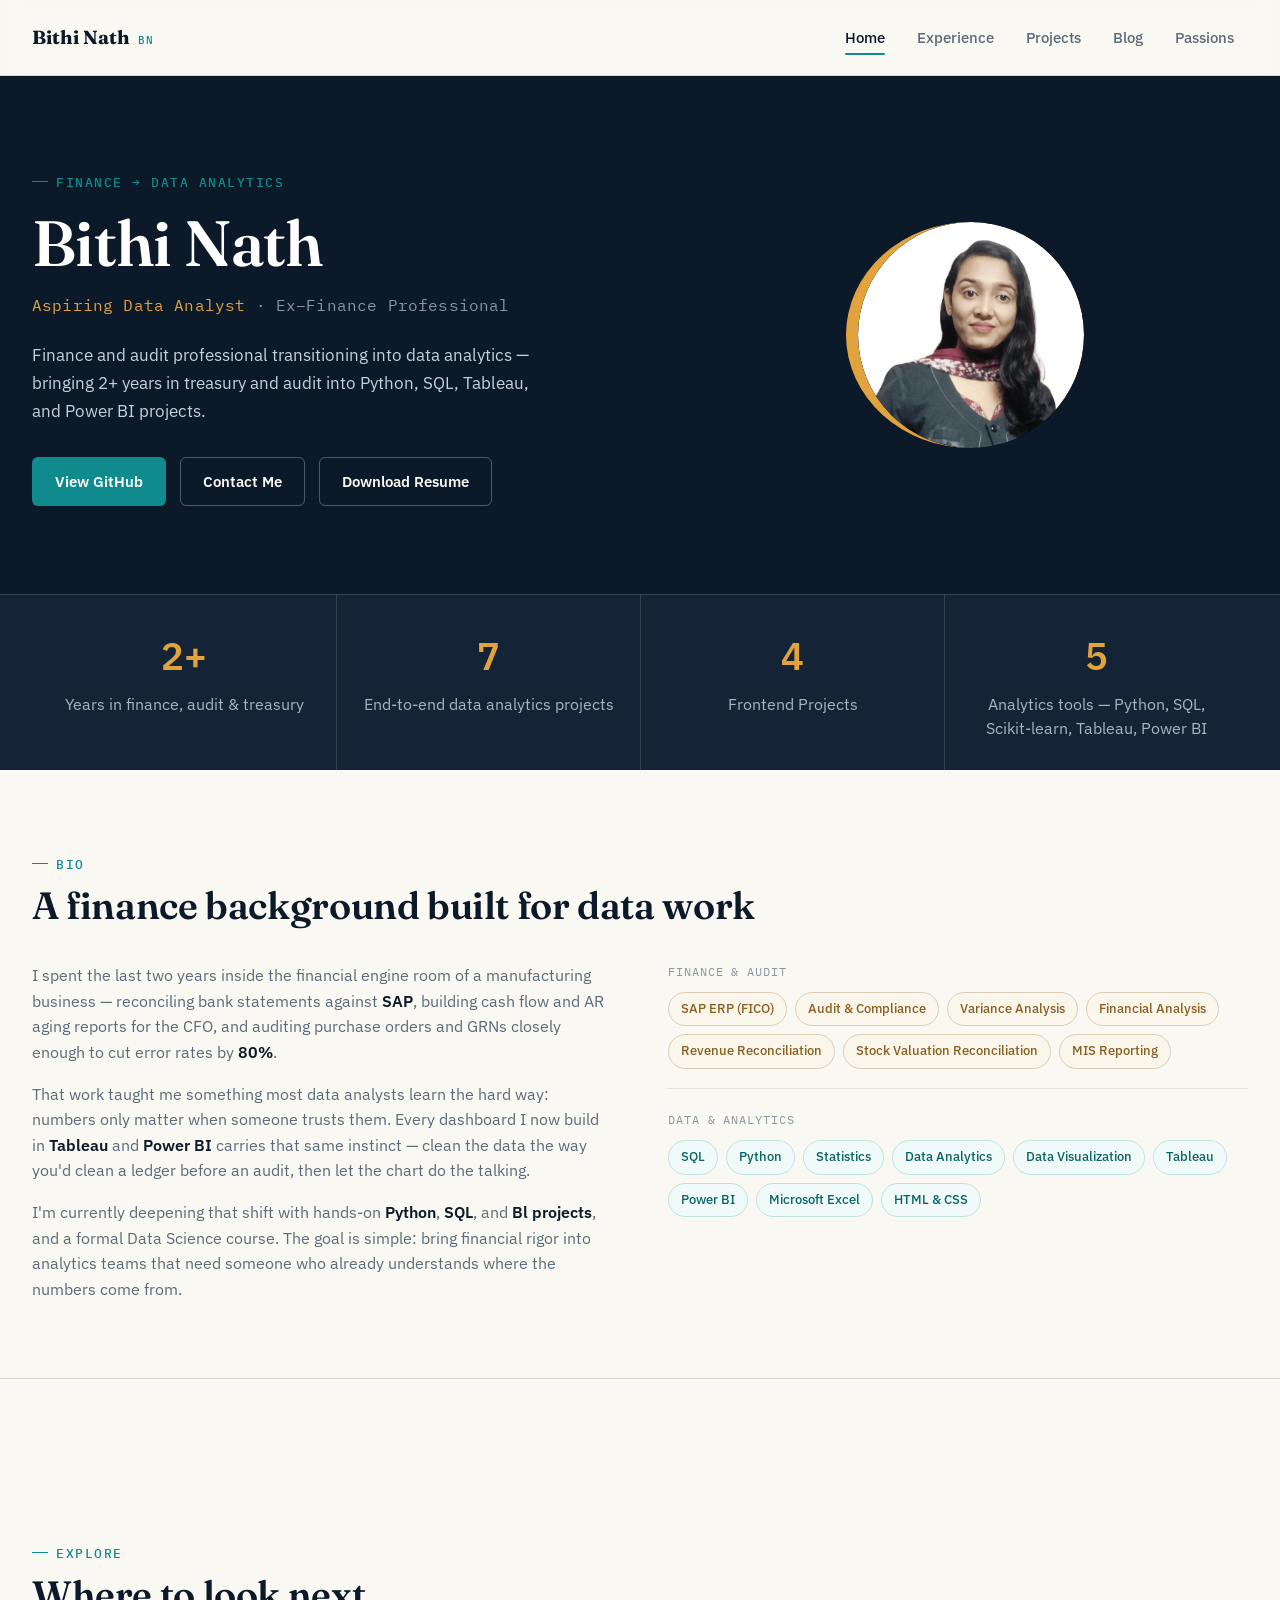
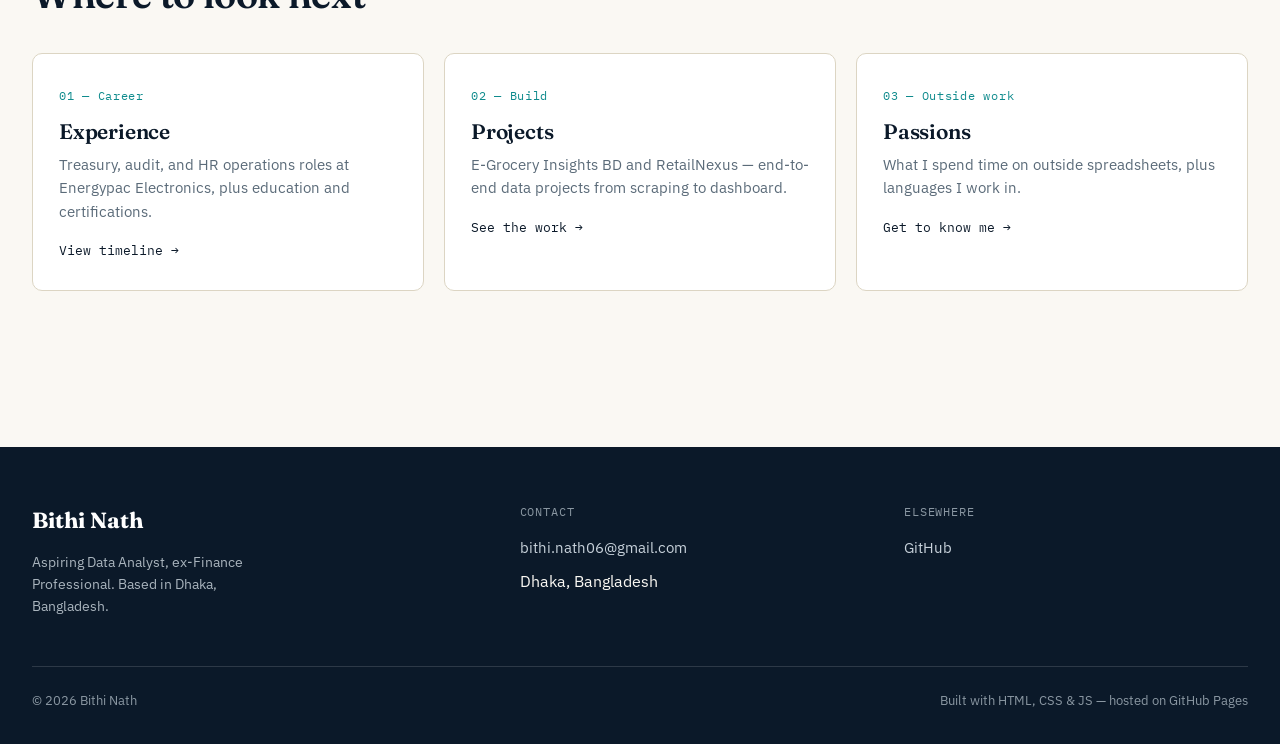
<file: index.html>
<!doctype html>
<html lang="en">
  <head>
    <meta charset="UTF-8" />
    <meta name="viewport" content="width=device-width, initial-scale=1.0" />
    <title>Bithi Nath — Aspiring Data Analyst &amp; Finance Professional</title>
    <meta
      name="description"
      content="Portfolio of Bithi Nath — finance and audit professional transitioning into data analytics, with hands-on Python, SQL, Tableau and Power BI projects."
    />
    <link rel="icon" href="assets/favicon.svg" type="image/svg+xml" />
    <link rel="stylesheet" href="css/style.css" />
  </head>
  <body>
    <header class="site-header">
      <nav class="nav">
        <a href="index.html" class="nav-brand">Bithi Nath <span>BN</span></a>
        <button
          class="nav-toggle"
          aria-label="Toggle navigation"
          aria-expanded="false"
        >
          <span></span><span></span><span></span>
        </button>
        <div class="nav-links">
          <a href="index.html" class="active">Home</a>
          <a href="experience.html">Experience</a>
          <a href="projects.html">Projects</a>
          <a href="blog.html">Blog</a>
          <a href="passions.html">Passions</a>
        </div>
      </nav>
    </header>

    <main>
      <!-- ============ HERO ============ -->
      <section class="hero">
        <div class="container">
          <div class="hero-copy">
            <span class="eyebrow">Finance → Data Analytics</span>
            <h1 class="hero-name">Bithi Nath</h1>
            <p class="hero-role">
              Aspiring Data Analyst <span>· Ex&#8211;Finance Professional</span>
            </p>
            <p class="hero-tagline">
              Finance and audit professional transitioning into data analytics —
              bringing 2+ years in treasury and audit into Python, SQL, Tableau,
              and Power BI projects.
            </p>
            <div class="hero-actions">
              <a href="https://github.com/bithiNath" class="btn btn-primary"
                >View GitHub</a
              >
              <a href="mailto:bithi.nath06@gmail.com" class="btn btn-ghost"
                >Contact Me</a
              >
              <a href="Bithi_Nath_Resume.pdf" download class="btn btn-ghost"
                >Download Resume</a
              >
            </div>
          </div>

          <div class="hero-photo">
            <div class="hero-photo-frame">
              <img src="assets/profile.jpg" alt="Portrait of Bithi Nath" />
            </div>
          </div>
        </div>
      </section>

      <!-- ============ STATS ============ -->
      <section class="stats">
        <div class="container">
          <div class="stat">
            <div class="stat-value">2+</div>
            <div class="stat-label">Years in finance, audit &amp; treasury</div>
          </div>
          <div class="stat">
            <div class="stat-value">7</div>
            <div class="stat-label">End-to-end data analytics projects</div>
          </div>
          <div class="stat">
            <div class="stat-value">4</div>
            <div class="stat-label">Frontend Projects</div>
          </div>
          <div class="stat">
            <div class="stat-value">5</div>
            <div class="stat-label">
              Analytics tools — Python, SQL, Scikit-learn, Tableau, Power BI
            </div>
          </div>
        </div>
      </section>

      <!-- ============ BIO ============ -->
      <section class="section" id="bio">
        <div class="container">
          <span class="eyebrow">Bio</span>
          <h2 class="section-title">
            A finance background built for data work
          </h2>

          <div class="about-grid">
            <div class="about-text reveal">
              <p>
                I spent the last two years inside the financial engine room of a
                manufacturing business — reconciling bank statements against
                <strong>SAP</strong>, building cash flow and AR aging reports
                for the CFO, and auditing purchase orders and GRNs closely
                enough to cut error rates by <strong>80%</strong>.
              </p>
              <p>
                That work taught me something most data analysts learn the hard
                way: numbers only matter when someone trusts them. Every
                dashboard I now build in <strong>Tableau</strong> and
                <strong>Power BI</strong> carries that same instinct — clean the
                data the way you'd clean a ledger before an audit, then let the
                chart do the talking.
              </p>
              <p>
                I'm currently deepening that shift with hands-on
                <strong>Python</strong>, <strong>SQL</strong>, and
                <strong>Bl projects</strong>, and a formal Data Science course.
                The goal is simple: bring financial rigor into analytics teams
                that need someone who already understands where the numbers come
                from.
              </p>
            </div>

            <div class="reveal">
              <div class="skill-group">
                <span class="skill-group-label">Finance &amp; Audit</span>
                <div class="tag-list">
                  <span class="tag tag--finance">SAP ERP (FICO)</span>
                  <span class="tag tag--finance">Audit &amp; Compliance</span>
                  <span class="tag tag--finance">Variance Analysis</span>
                  <span class="tag tag--finance">Financial Analysis</span>
                  <span class="tag tag--finance">Revenue Reconciliation</span>
                  <span class="tag tag--finance"
                    >Stock Valuation Reconciliation</span
                  >
                  <span class="tag tag--finance">MIS Reporting</span>
                </div>
              </div>
              <div class="skill-group">
                <span class="skill-group-label">Data &amp; Analytics</span>
                <div class="tag-list">
                  <span class="tag tag--data">SQL</span>
                  <span class="tag tag--data">Python</span>
                  <span class="tag tag--data">Statistics</span>
                  <span class="tag tag--data">Data Analytics</span>
                  <span class="tag tag--data">Data Visualization</span>
                  <span class="tag tag--data">Tableau</span>
                  <span class="tag tag--data">Power BI</span>
                  <span class="tag tag--data">Microsoft Excel</span>
                  <span class="tag tag--data">HTML &amp; CSS</span>
                </div>
              </div>
            </div>
          </div>
        </div>
      </section>

      <!-- ============ QUICK NAV CARDS ============ -->
      <section class="section section--tight">
        <div class="container">
          <span class="eyebrow">Explore</span>
          <h2 class="section-title">Where to look next</h2>

          <div class="card-grid">
            <a href="experience.html" class="nav-card reveal">
              <span class="nav-card-index">01 — Career</span>
              <h3>Experience</h3>
              <p>
                Treasury, audit, and HR operations roles at Energypac
                Electronics, plus education and certifications.
              </p>
              <span class="nav-card-arrow">View timeline →</span>
            </a>
            <a href="projects.html" class="nav-card reveal">
              <span class="nav-card-index">02 — Build</span>
              <h3>Projects</h3>
              <p>
                E-Grocery Insights BD and RetailNexus — end-to-end data projects
                from scraping to dashboard.
              </p>
              <span class="nav-card-arrow">See the work →</span>
            </a>
            <a href="passions.html" class="nav-card reveal">
              <span class="nav-card-index">03 — Outside work</span>
              <h3>Passions</h3>
              <p>
                What I spend time on outside spreadsheets, plus languages I work
                in.
              </p>
              <span class="nav-card-arrow">Get to know me →</span>
            </a>
          </div>
        </div>
      </section>
    </main>

    <footer class="site-footer" id="contact">
      <div class="container">
        <div class="footer-grid">
          <div>
            <div class="footer-brand">Bithi Nath</div>
            <p class="footer-tagline">
              Aspiring Data Analyst, ex-Finance Professional. Based in Dhaka,
              Bangladesh.
            </p>
          </div>
          <div>
            <div class="footer-col-label">Contact</div>
            <div class="footer-links">
              <a href="mailto:bithi.nath06@gmail.com">bithi.nath06@gmail.com</a>
              <span data-site="location"></span>
            </div>
          </div>
          <div>
            <div class="footer-col-label">Elsewhere</div>
            <div class="footer-links">
              <a href="https://github.com/bithiNath" target="_blank"  rel="noopener">GitHub</a>
            </div>
          </div>
        </div>
        <div class="footer-bottom">
          <span>© <span data-site="year"></span> Bithi Nath</span>
          <span>Built with HTML, CSS &amp; JS — hosted on GitHub Pages</span>
        </div>
      </div>
    </footer>

    <script src="js/data.js"></script>
    <script src="js/script.js"></script>
  </body>
</html>
</file>
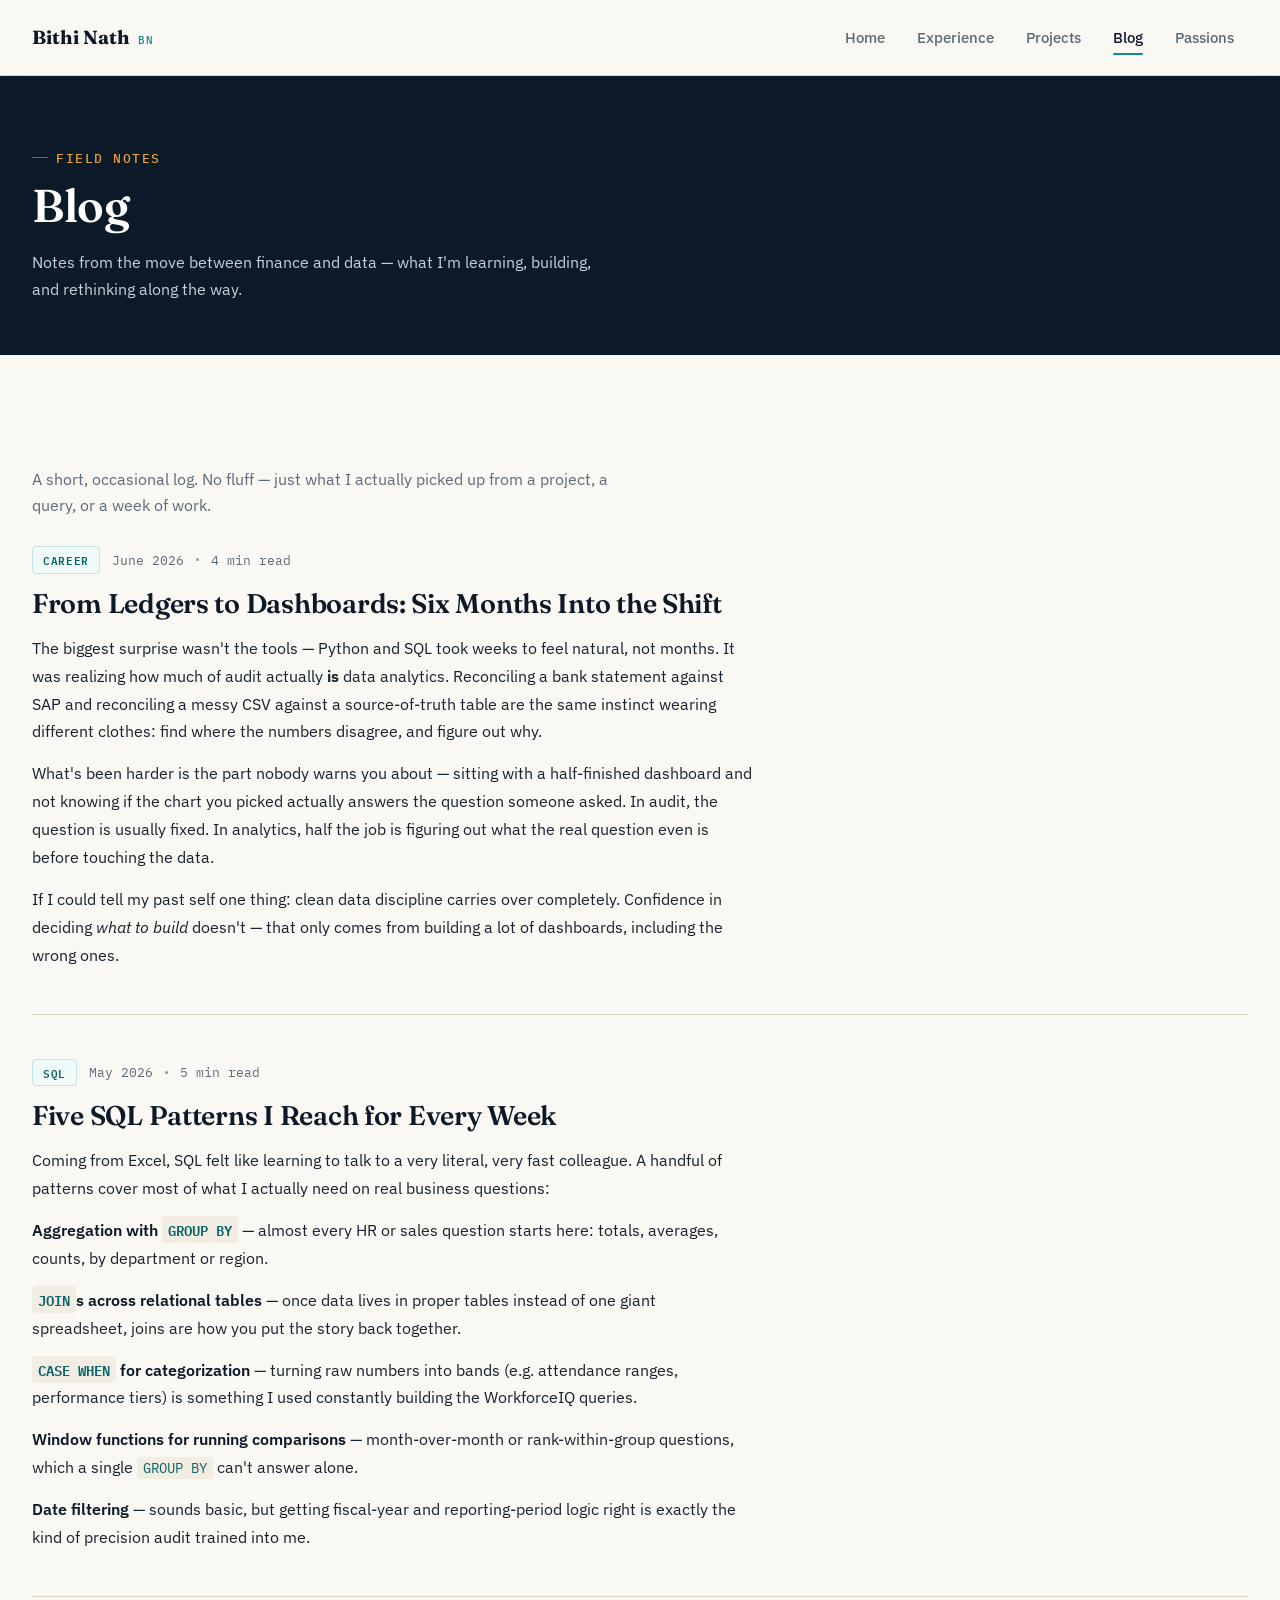
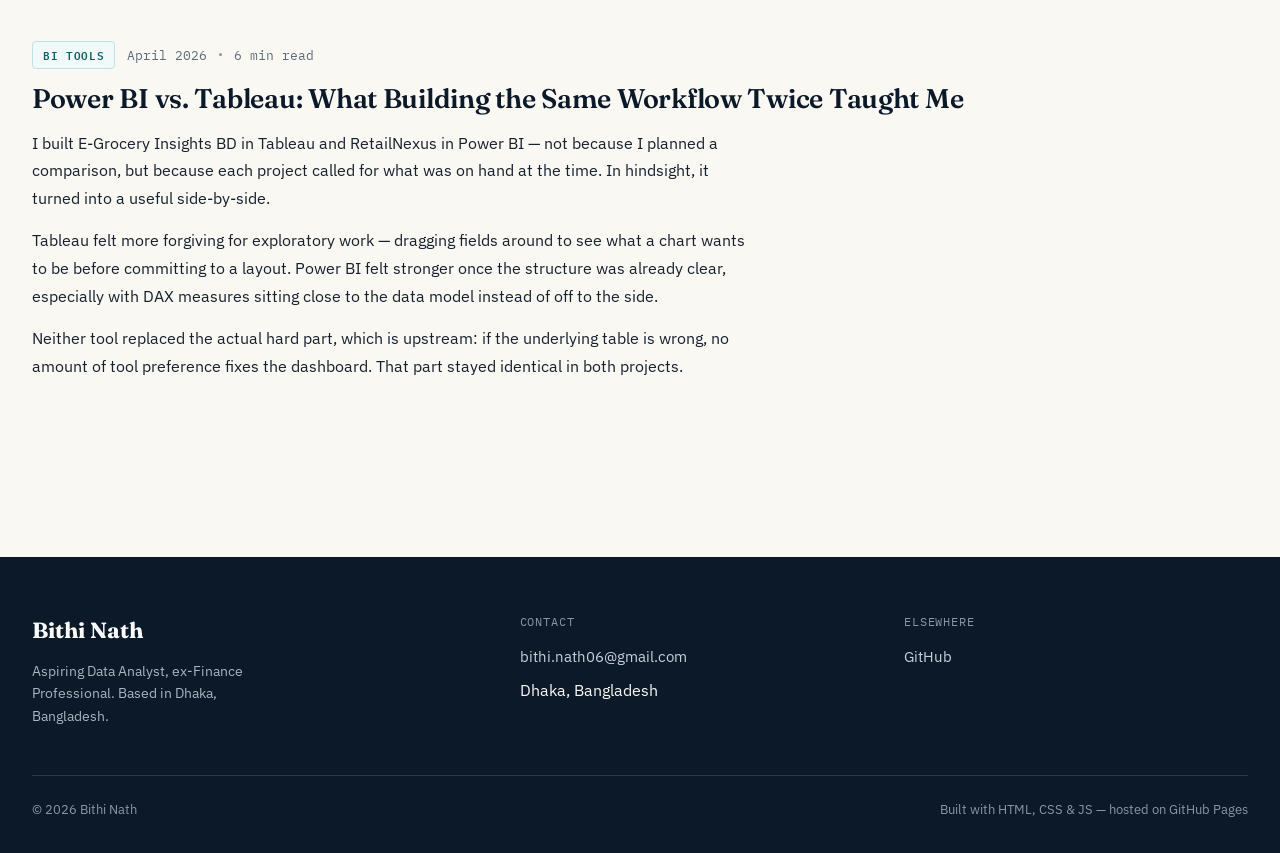
<file: blog.html>
<!DOCTYPE html>
<html lang="en">
<head>
  <meta charset="UTF-8">
  <meta name="viewport" content="width=device-width, initial-scale=1.0">
  <title>Blog — Bithi Nath</title>
  <meta name="description" content="Notes from Bithi Nath on the shift from finance to data analytics — SQL, Power BI, Tableau, and career reflections.">
  <link rel="icon" href="assets/favicon.svg" type="image/svg+xml">
  <link rel="stylesheet" href="css/style.css">
</head>
<body>

  <header class="site-header">
    <nav class="nav">
      <a href="index.html" class="nav-brand">Bithi Nath <span>BN</span></a>
      <button class="nav-toggle" aria-label="Toggle navigation" aria-expanded="false">
        <span></span><span></span><span></span>
      </button>
      <div class="nav-links">
        <a href="index.html">Home</a>
        <a href="experience.html">Experience</a>
        <a href="projects.html">Projects</a>
        <a href="blog.html" class="active">Blog</a>
        <a href="passions.html">Passions</a>
      </div>
    </nav>
  </header>

  <section class="page-header">
    <div class="container">
      <span class="eyebrow eyebrow--light">Field Notes</span>
      <h1>Blog</h1>
      <p>Notes from the move between finance and data — what I'm learning, building, and rethinking along the way.</p>
    </div>
  </section>

  <main>
    <section class="section">
      <div class="container">
        <p class="blog-intro">A short, occasional log. No fluff — just what I actually picked up from a project, a query, or a week of work.</p>

        <div class="blog-list">

          <article class="blog-post reveal">
            <div class="blog-meta">
              <span class="blog-tag">Career</span>
              <span class="blog-date">June 2026</span>
              <span class="blog-dot"></span>
              <span class="blog-date">4 min read</span>
            </div>
            <h2>From Ledgers to Dashboards: Six Months Into the Shift</h2>
            <div class="blog-post-body">
              <p>The biggest surprise wasn't the tools — Python and SQL took weeks to feel natural, not months. It was realizing how much of audit actually <strong>is</strong> data analytics. Reconciling a bank statement against SAP and reconciling a messy CSV against a source-of-truth table are the same instinct wearing different clothes: find where the numbers disagree, and figure out why.</p>
              <p>What's been harder is the part nobody warns you about — sitting with a half-finished dashboard and not knowing if the chart you picked actually answers the question someone asked. In audit, the question is usually fixed. In analytics, half the job is figuring out what the real question even is before touching the data.</p>
              <p>If I could tell my past self one thing: clean data discipline carries over completely. Confidence in deciding <em>what to build</em> doesn't — that only comes from building a lot of dashboards, including the wrong ones.</p>
            </div>
          </article>

          <article class="blog-post reveal">
            <div class="blog-meta">
              <span class="blog-tag">SQL</span>
              <span class="blog-date">May 2026</span>
              <span class="blog-dot"></span>
              <span class="blog-date">5 min read</span>
            </div>
            <h2>Five SQL Patterns I Reach for Every Week</h2>
            <div class="blog-post-body">
              <p>Coming from Excel, SQL felt like learning to talk to a very literal, very fast colleague. A handful of patterns cover most of what I actually need on real business questions:</p>
              <p><strong>Aggregation with <code>GROUP BY</code></strong> — almost every HR or sales question starts here: totals, averages, counts, by department or region.</p>
              <p><strong><code>JOIN</code>s across relational tables</strong> — once data lives in proper tables instead of one giant spreadsheet, joins are how you put the story back together.</p>
              <p><strong><code>CASE WHEN</code> for categorization</strong> — turning raw numbers into bands (e.g. attendance ranges, performance tiers) is something I used constantly building the WorkforceIQ queries.</p>
              <p><strong>Window functions for running comparisons</strong> — month-over-month or rank-within-group questions, which a single <code>GROUP BY</code> can't answer alone.</p>
              <p><strong>Date filtering</strong> — sounds basic, but getting fiscal-year and reporting-period logic right is exactly the kind of precision audit trained into me.</p>
            </div>
          </article>

          <article class="blog-post reveal">
            <div class="blog-meta">
              <span class="blog-tag">BI Tools</span>
              <span class="blog-date">April 2026</span>
              <span class="blog-dot"></span>
              <span class="blog-date">6 min read</span>
            </div>
            <h2>Power BI vs. Tableau: What Building the Same Workflow Twice Taught Me</h2>
            <div class="blog-post-body">
              <p>I built E-Grocery Insights BD in Tableau and RetailNexus in Power BI — not because I planned a comparison, but because each project called for what was on hand at the time. In hindsight, it turned into a useful side-by-side.</p>
              <p>Tableau felt more forgiving for exploratory work — dragging fields around to see what a chart wants to be before committing to a layout. Power BI felt stronger once the structure was already clear, especially with DAX measures sitting close to the data model instead of off to the side.</p>
              <p>Neither tool replaced the actual hard part, which is upstream: if the underlying table is wrong, no amount of tool preference fixes the dashboard. That part stayed identical in both projects.</p>
            </div>
          </article>
        </div>
      </div>
    </section>
  </main>

  <footer class="site-footer" id="contact">
      <div class="container">
        <div class="footer-grid">
          <div>
            <div class="footer-brand">Bithi Nath</div>
            <p class="footer-tagline">
              Aspiring Data Analyst, ex-Finance Professional. Based in Dhaka,
              Bangladesh.
            </p>
          </div>
          <div>
            <div class="footer-col-label">Contact</div>
            <div class="footer-links">
              <a href="mailto:bithi.nath06@gmail.com">bithi.nath06@gmail.com</a>
              <span data-site="location"></span>
            </div>
          </div>
          <div>
            <div class="footer-col-label">Elsewhere</div>
            <div class="footer-links">
              <a href="https://github.com/bithiNath" target="_blank"  rel="noopener">GitHub</a>
            </div>
          </div>
        </div>
        <div class="footer-bottom">
          <span>© <span data-site="year"></span> Bithi Nath</span>
          <span>Built with HTML, CSS &amp; JS — hosted on GitHub Pages</span>
        </div>
      </div>
    </footer>

  <script src="js/data.js"></script>
  <script src="js/script.js"></script>
</body>
</html>
</file>
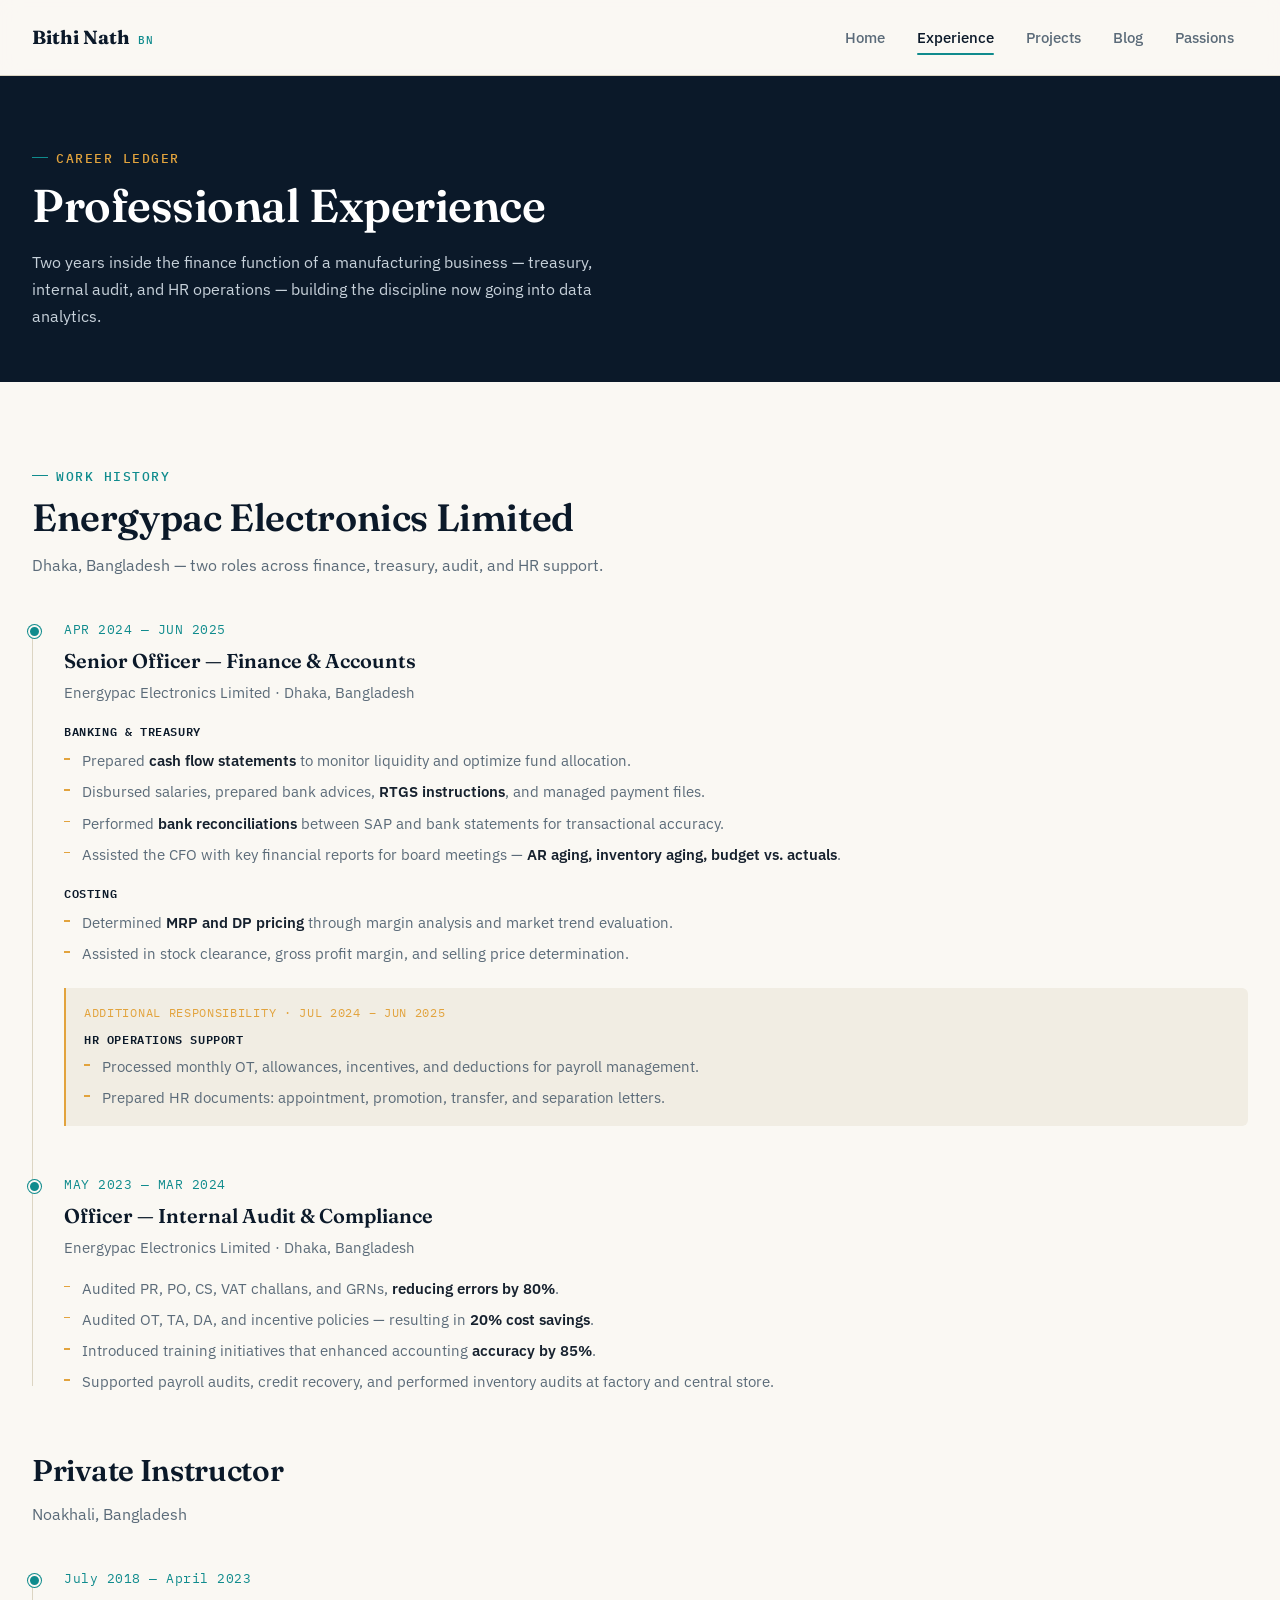
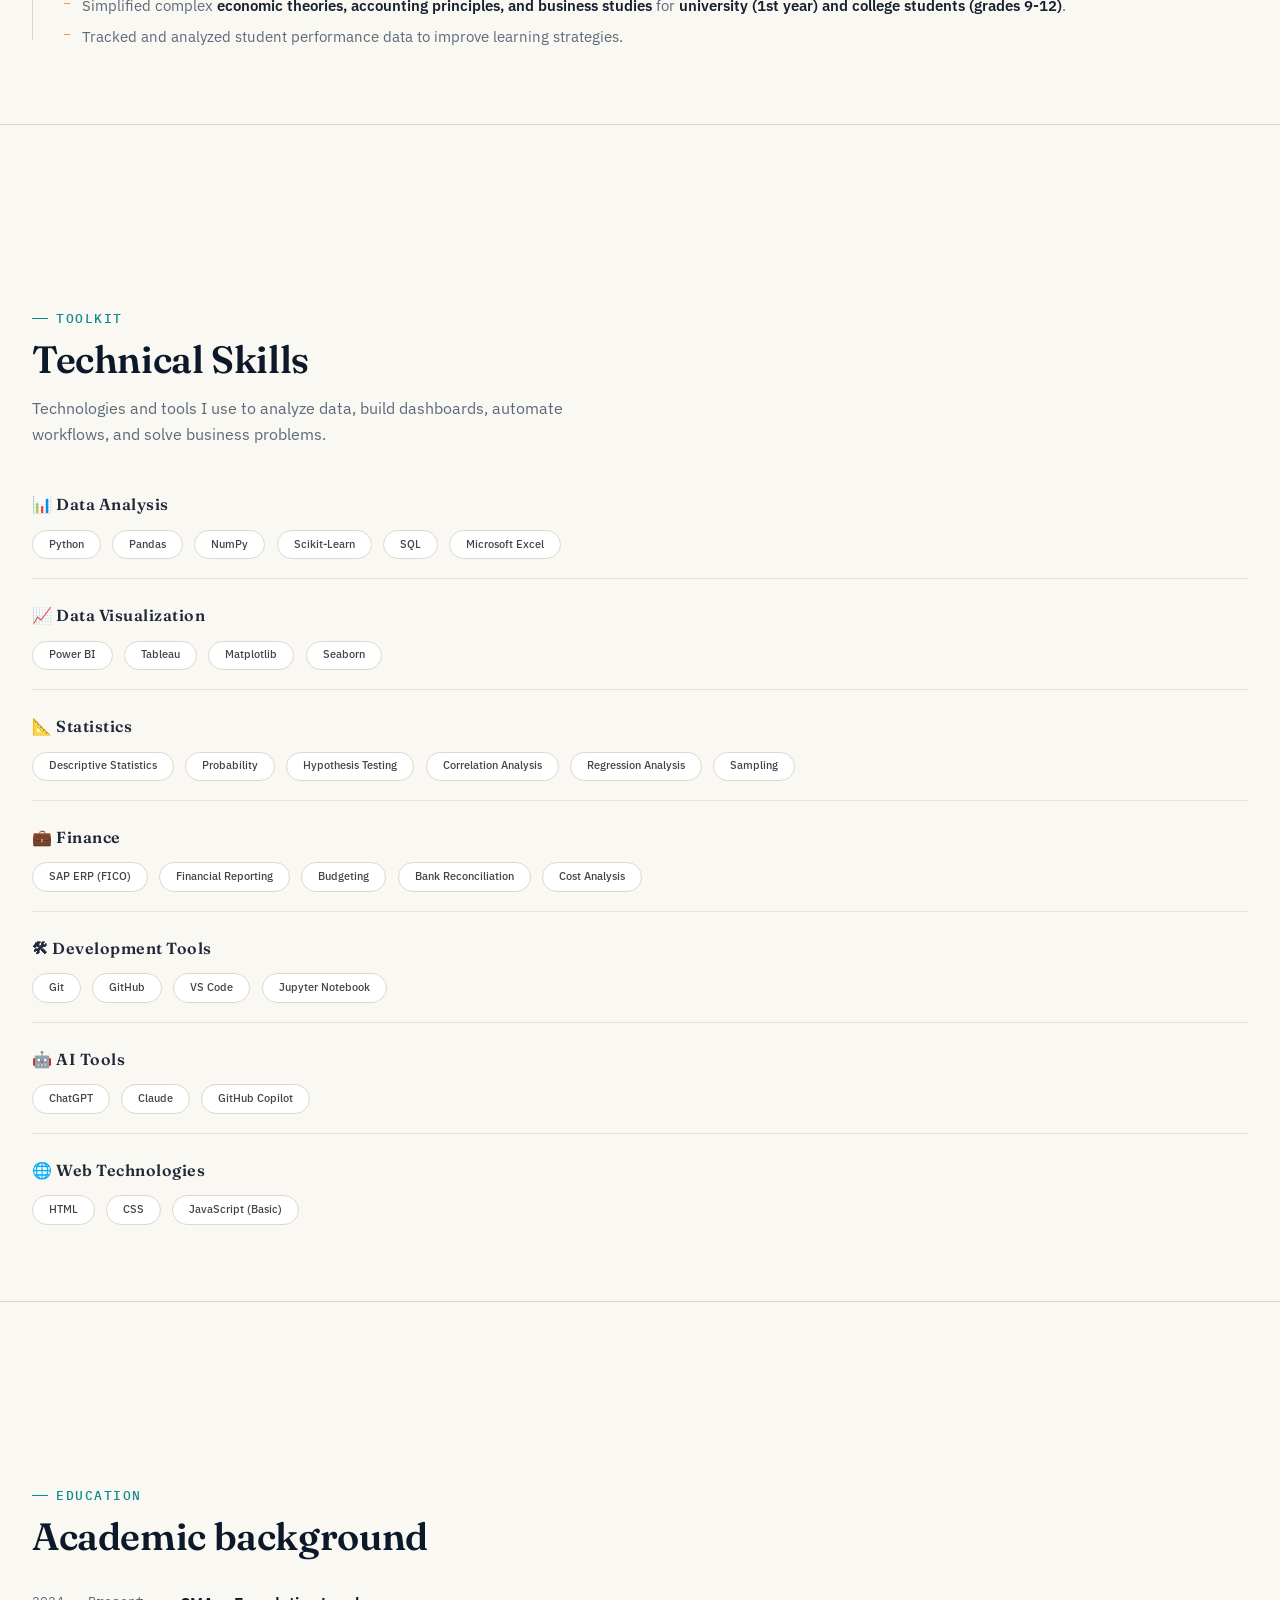
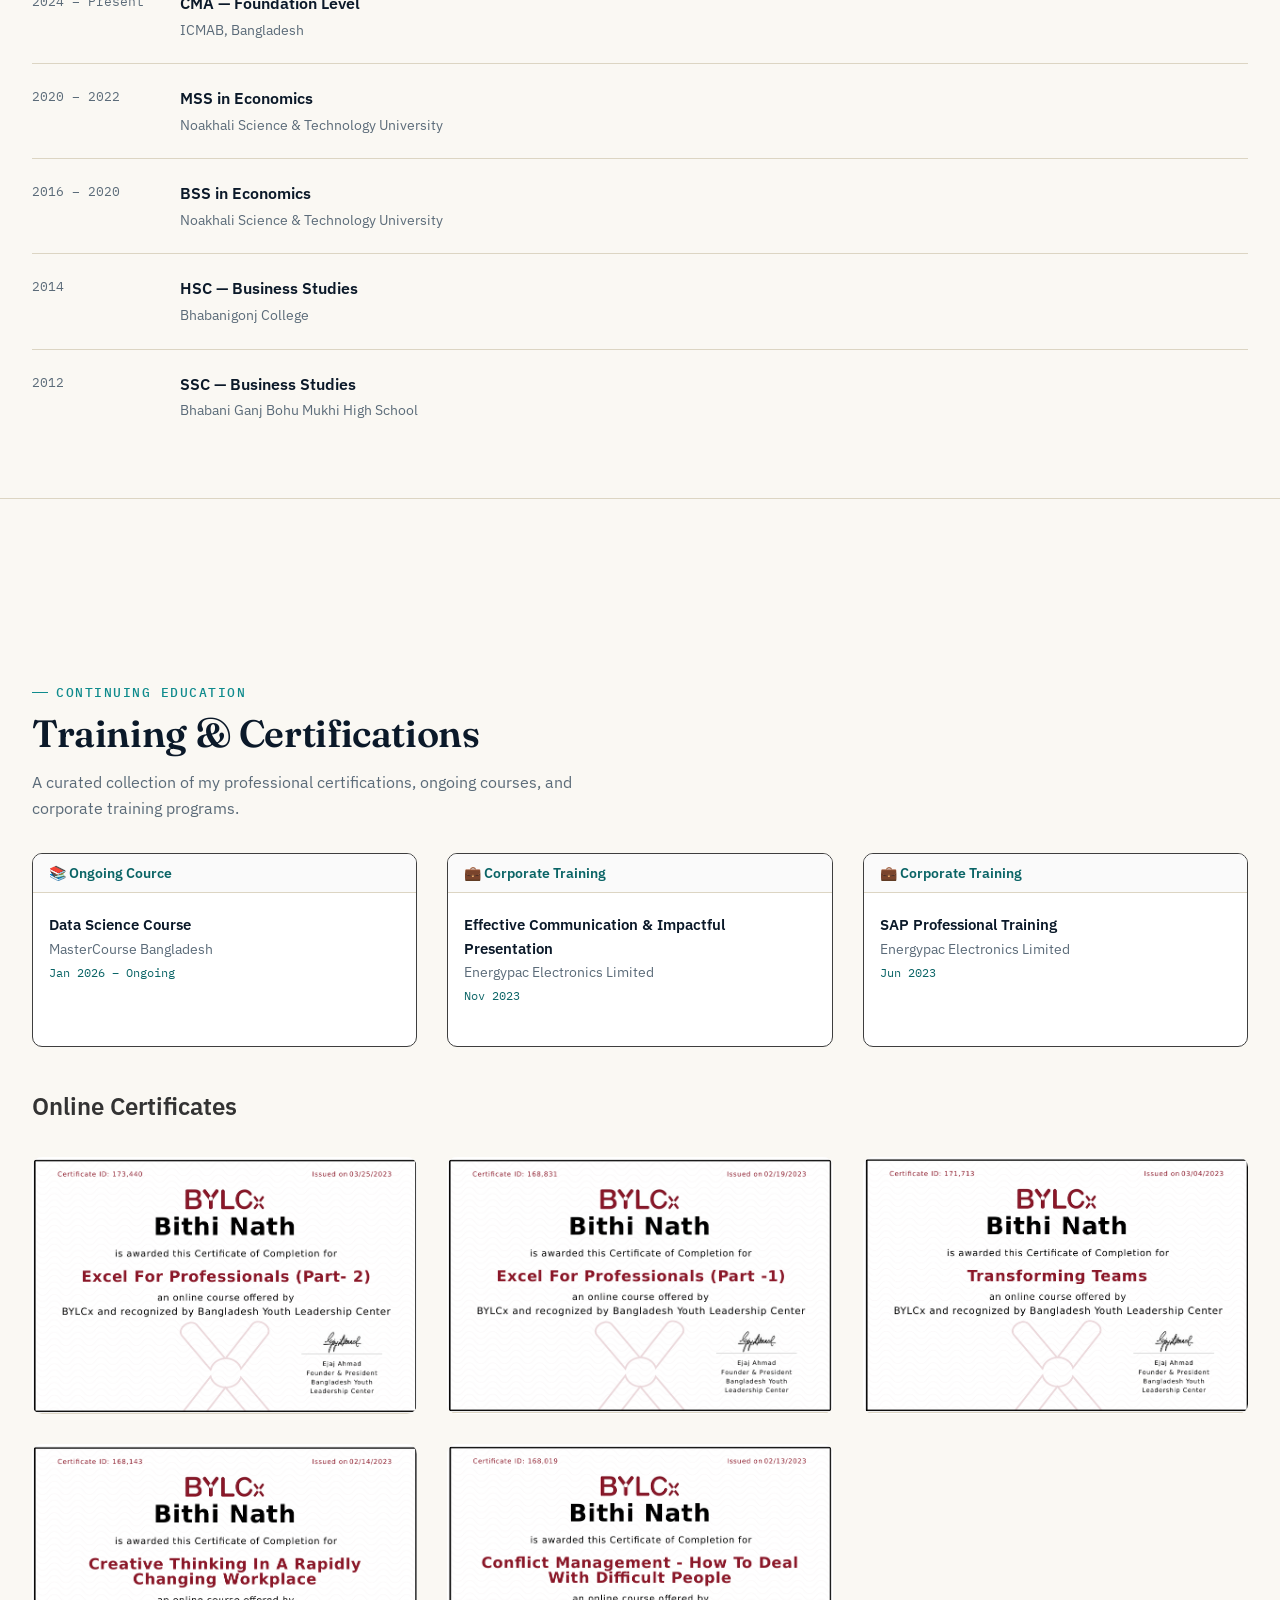
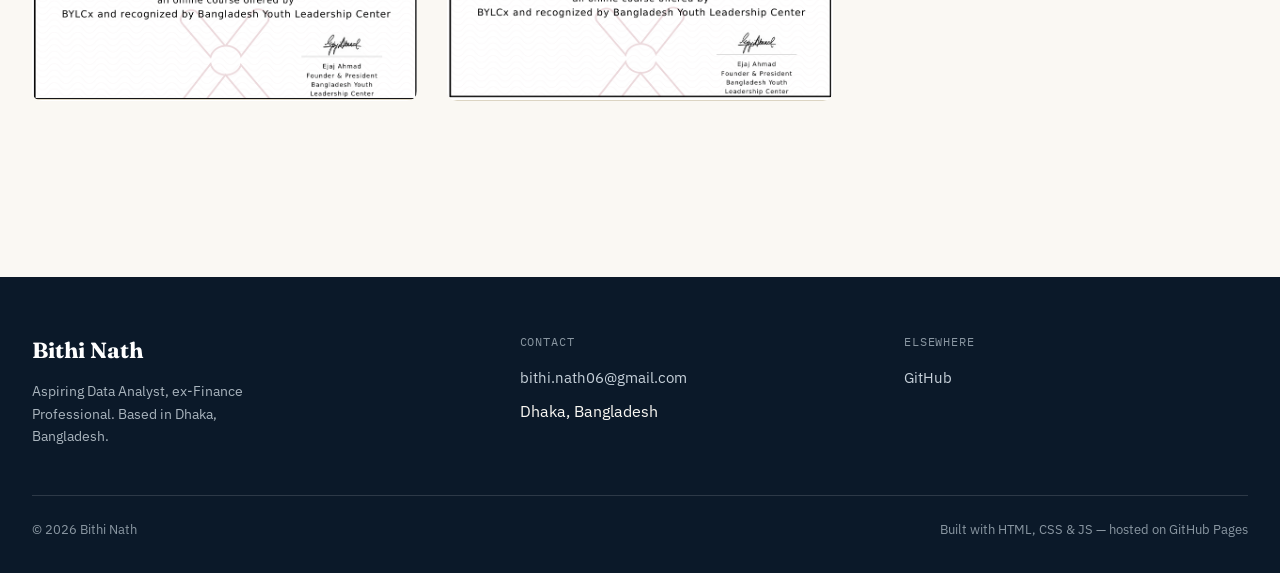
<file: experience.html>
<!DOCTYPE html>
<html lang="en">
<head>
  <meta charset="UTF-8">
  <meta name="viewport" content="width=device-width, initial-scale=1.0">
  <title>Experience — Bithi Nath</title>
  <meta name="description" content="Professional experience, technical skills, education and certifications for Bithi Nath.">
  <link rel="icon" href="assets/favicon.svg" type="image/svg+xml">
  <link rel="stylesheet" href="css/style.css">
</head>
<body>

  <header class="site-header">
    <nav class="nav">
      <a href="index.html" class="nav-brand">Bithi Nath <span>BN</span></a>
      <button class="nav-toggle" aria-label="Toggle navigation" aria-expanded="false">
        <span></span><span></span><span></span>
      </button>
      <div class="nav-links">
        <a href="index.html">Home</a>
        <a href="experience.html" class="active">Experience</a>
        <a href="projects.html">Projects</a>
        <a href="blog.html">Blog</a>
        <a href="passions.html">Passions</a>
      </div>
    </nav>
  </header>

  <section class="page-header">
    <div class="container">
      <span class="eyebrow eyebrow--light">Career Ledger</span>
      <h1>Professional Experience</h1>
      <p>Two years inside the finance function of a manufacturing business — treasury, internal audit, and HR operations — building the discipline now going into data analytics.</p>
    </div>
  </section>

  <main>
    <!-- ============ WORK TIMELINE ============ -->
    <section class="section">
      <div class="container">
        <span class="eyebrow">Work History</span>
        <h2 class="section-title">Energypac Electronics Limited</h2>
        <p class="section-intro">Dhaka, Bangladesh — two roles across finance, treasury, audit, and HR support.</p>

        <div class="timeline">

          <div class="timeline-item reveal">
            <div class="timeline-date">APR 2024 — JUN 2025</div>
            <div class="timeline-role">Senior Officer — Finance &amp; Accounts</div>
            <div class="timeline-org">Energypac Electronics Limited · Dhaka, Bangladesh</div>

            <div class="timeline-sub">
              <div class="timeline-sub-label">Banking &amp; Treasury</div>
              <ul class="timeline-list">
                <li>Prepared <strong>cash flow statements</strong> to monitor liquidity and optimize fund allocation.</li>
                <li>Disbursed salaries, prepared bank advices, <strong>RTGS instructions</strong>, and managed payment files.</li>
                <li>Performed <strong>bank reconciliations</strong> between SAP and bank statements for transactional accuracy.</li>
                <li>Assisted the CFO with key financial reports for board meetings — <strong>AR aging, inventory aging, budget vs. actuals</strong>.</li>
              </ul>
            </div>

            <div class="timeline-sub">
              <div class="timeline-sub-label">Costing</div>
              <ul class="timeline-list">
                <li>Determined <strong>MRP and DP pricing</strong> through margin analysis and market trend evaluation.</li>
                <li>Assisted in stock clearance, gross profit margin, and selling price determination.</li>
              </ul>
            </div>

            <div class="timeline-extra">
              <span class="timeline-extra-label">Additional responsibility · Jul 2024 – Jun 2025</span>
              <div class="timeline-sub-label" style="margin-bottom:6px;">HR Operations Support</div>
              <ul class="timeline-list">
                <li>Processed monthly OT, allowances, incentives, and deductions for payroll management.</li>
                <li>Prepared HR documents: appointment, promotion, transfer, and separation letters.</li>
              </ul>
            </div>
          </div>

          <div class="timeline-item reveal">
            <div class="timeline-date">MAY 2023 — MAR 2024</div>
            <div class="timeline-role">Officer — Internal Audit &amp; Compliance</div>
            <div class="timeline-org">Energypac Electronics Limited · Dhaka, Bangladesh</div>

            <div class="timeline-sub">
              <ul class="timeline-list">
                <li>Audited PR, PO, CS, VAT challans, and GRNs, <strong>reducing errors by 80%</strong>.</li>
                <li>Audited OT, TA, DA, and incentive policies — resulting in <strong>20% cost savings</strong>.</li>
                <li>Introduced training initiatives that enhanced accounting <strong>accuracy by 85%</strong>.</li>
                <li>Supported payroll audits, credit recovery, and performed inventory audits at factory and central store.</li>
              </ul>
            </div>
          </div>

        </div>

        <h2 class="section-title2">Private Instructor</h2>
        <p class="section-intro">Noakhali, Bangladesh</p>

        <div class="timeline">

          <div class="timeline-item reveal">
            <div class="timeline-date">July 2018 — April 2023</div>
            
              <ul class="timeline-list">
                <li>Simplified complex <Strong>economic theories, accounting principles, and business studies</Strong> for <strong>university (1st year) and college students (grades 9-12)</strong>.</li>
                <li>Tracked and analyzed student performance data to improve learning strategies.</li>
              </ul>
            </div>



      </div>
    </section>

    <!-- ============ TECHNICAL SKILLS ============ -->
    <section class="section">
      <div class="container">
        <span class="eyebrow">Toolkit</span>
        <h2 class="section-title">Technical Skills</h2>
        <p class="section-intro">Technologies and tools I use to analyze data, build dashboards, automate workflows, and solve business problems.</p>


       <div class="skills-wrapper">

        <!-- Data Analysis -->
        <div class="skill-group reveal">
            <h3>📊 Data Analysis</h3>

            <div class="skill-tags">
                <span>Python</span>
                <span>Pandas</span>
                <span>NumPy</span>
                <span>Scikit-Learn</span>
                <span>SQL</span>
                <span>Microsoft Excel</span>
            </div>
        </div>

        <!-- Data Visualization -->
        <div class="skill-group reveal">
            <h3>📈 Data Visualization</h3>

            <div class="skill-tags">
                <span>Power BI</span>
                <span>Tableau</span>
                <span>Matplotlib</span>
                <span>Seaborn</span>
            </div>
        </div>

        <!-- Statistics -->
        <div class="skill-group reveal">
            <h3>📐 Statistics</h3>

            <div class="skill-tags">
                <span>Descriptive Statistics</span>
                <span>Probability</span>
                <span>Hypothesis Testing</span>
                <span>Correlation Analysis</span>
                <span>Regression Analysis</span>
                <span>Sampling</span>
            </div>
        </div>

        <!-- Finance -->
        <div class="skill-group reveal">
            <h3>💼 Finance</h3>

            <div class="skill-tags">
                <span>SAP ERP (FICO)</span>
                <span>Financial Reporting</span>
                <span>Budgeting</span>
                <span>Bank Reconciliation</span>
                <span>Cost Analysis</span>
            </div>
        </div>

        <!-- Development Tools -->
        <div class="skill-group reveal">
            <h3>🛠 Development Tools</h3>

            <div class="skill-tags">
                <span>Git</span>
                <span>GitHub</span>
                <span>VS Code</span>
                <span>Jupyter Notebook</span>
            </div>
        </div>

        <!-- AI Tools -->
        <div class="skill-group reveal">
            <h3>🤖 AI Tools</h3>

            <div class="skill-tags">
                <span>ChatGPT</span>
                <span>Claude</span>
                <span>GitHub Copilot</span>
            </div>
        </div>

        <!-- Web Technologies -->
        <div class="skill-group reveal">
            <h3>🌐 Web Technologies</h3>

            <div class="skill-tags">
                <span>HTML</span>
                <span>CSS</span>
                <span>JavaScript (Basic)</span>
            </div>
        </div>

       </div>
            





      </div>
    </section>

    <!-- ============ EDUCATION ============ -->
    <section class="section">
      <div class="container">
        <span class="eyebrow">Education</span>
        <h2 class="section-title">Academic background</h2>

        <div class="edu-grid">
          <div class="edu-item reveal">
            <div class="edu-date">2024 – Present</div>
            <div>
              <div class="edu-title">CMA — Foundation Level</div>
              <div class="edu-org">ICMAB, Bangladesh</div>
            </div>
          </div>
          <div class="edu-item reveal">
            <div class="edu-date">2020 – 2022</div>
            <div>
              <div class="edu-title">MSS in Economics</div>
              <div class="edu-org">Noakhali Science &amp; Technology University</div>
            </div>
          </div>
          <div class="edu-item reveal">
            <div class="edu-date">2016 – 2020</div>
            <div>
              <div class="edu-title">BSS in Economics</div>
              <div class="edu-org">Noakhali Science &amp; Technology University</div>
            </div>
          </div>
          <div class="edu-item reveal">
            <div class="edu-date">2014</div>
            <div>
              <div class="edu-title">HSC — Business Studies</div>
              <div class="edu-org">Bhabanigonj College</div>
            </div>
          </div>
          <div class="edu-item reveal">
            <div class="edu-date">2012</div>
            <div>
              <div class="edu-title">SSC — Business Studies</div>
              <div class="edu-org">Bhabani Ganj Bohu Mukhi High School </div>
            </div>
          </div>
        </div>
      </div>
    </section>

    <!-- ============ TRAINING & CERTIFICATIONS ============ -->
    <section class="section">
      <div class="container">
        <span class="eyebrow">Continuing Education</span>
        <h2 class="section-title">Training &amp; Certifications</h2>
        <p class="section-intro">A curated collection of my professional certifications, ongoing courses, and corporate training programs.</p>

       <div class="cert-grid-others">
        <div class="cert-card reveal">
          <div class="placeholder-icon">📚 Ongoing Cource</div>
            <div class="cert-card-meta">
              <div class="cert-name">Data Science Course</div>
              <div class="cert-issuer">MasterCourse Bangladesh</div>
              <span class="cert-card-date">Jan 2026 – Ongoing</span>
            </div>
          </div>
          <div class="cert-card reveal">
            <div class="placeholder-icon">💼 Corporate Training</div>
            <div class="cert-card-meta">
              <div class="cert-name">Effective Communication & Impactful Presentation</div>
              <div class="cert-issuer">Energypac Electronics Limited</div>
              <span class="cert-card-date">Nov 2023</span>
            </div>
          </div>
          <div class="cert-card reveal">
            <div class="placeholder-icon">💼 Corporate Training</div>
            <div class="cert-card-meta">
              <div class="cert-name">SAP Professional Training</div>
              <div class="cert-issuer">Energypac Electronics Limited</div>
              <span class="cert-card-date">Jun 2023</span>
            </div>
          </div>
       </div>
       <div class = "certificate-section-title">Online Certificates</div>
       <div class="cert-grid">
           <div class="cert-card reveal">
            <img src="assets/certificates/Excel For Professionals (Part-2).png" alt="Excel For Professionals (Part-2)">
          </div>
          <div class="cert-card reveal">
            <img src="assets/certificates/Excel For Professionals (part -1).png" alt="Excel For Professionals (Part-1)">
          </div>
            <div class="cert-card reveal">
            <img src="assets/certificates/Transforming Teams.png" alt="Transforming Teams certificate">
          </div>
          <div class="cert-card reveal">
            <img src="assets/certificates/Creative Thinking In a Rapidly Changing Workplace.png" alt="Transforming Teams certificate">
          </div>
          <div class="cert-card reveal">
            <img src="assets/certificates/Conflict Management.png" alt="Conflict Management certificate">
          </div>
      
        </div>
      </div>
    </section>
  </main>

  <footer class="site-footer" id="contact">
      <div class="container">
        <div class="footer-grid">
          <div>
            <div class="footer-brand">Bithi Nath</div>
            <p class="footer-tagline">
              Aspiring Data Analyst, ex-Finance Professional. Based in Dhaka,
              Bangladesh.
            </p>
          </div>
          <div>
            <div class="footer-col-label">Contact</div>
            <div class="footer-links">
              <a href="mailto:bithi.nath06@gmail.com">bithi.nath06@gmail.com</a>
              <span data-site="location"></span>
            </div>
          </div>
          <div>
            <div class="footer-col-label">Elsewhere</div>
            <div class="footer-links">
              <a href="https://github.com/bithiNath" target="_blank"  rel="noopener">GitHub</a>
            </div>


          </div>
        </div>
        <div class="footer-bottom">
          <span>© <span data-site="year"></span> Bithi Nath</span>
          <span>Built with HTML, CSS &amp; JS — hosted on GitHub Pages</span>
        </div>
      </div>
    </footer>

  <script src="js/data.js"></script>
  <script src="js/script.js"></script>
</body>
</html>
</file>
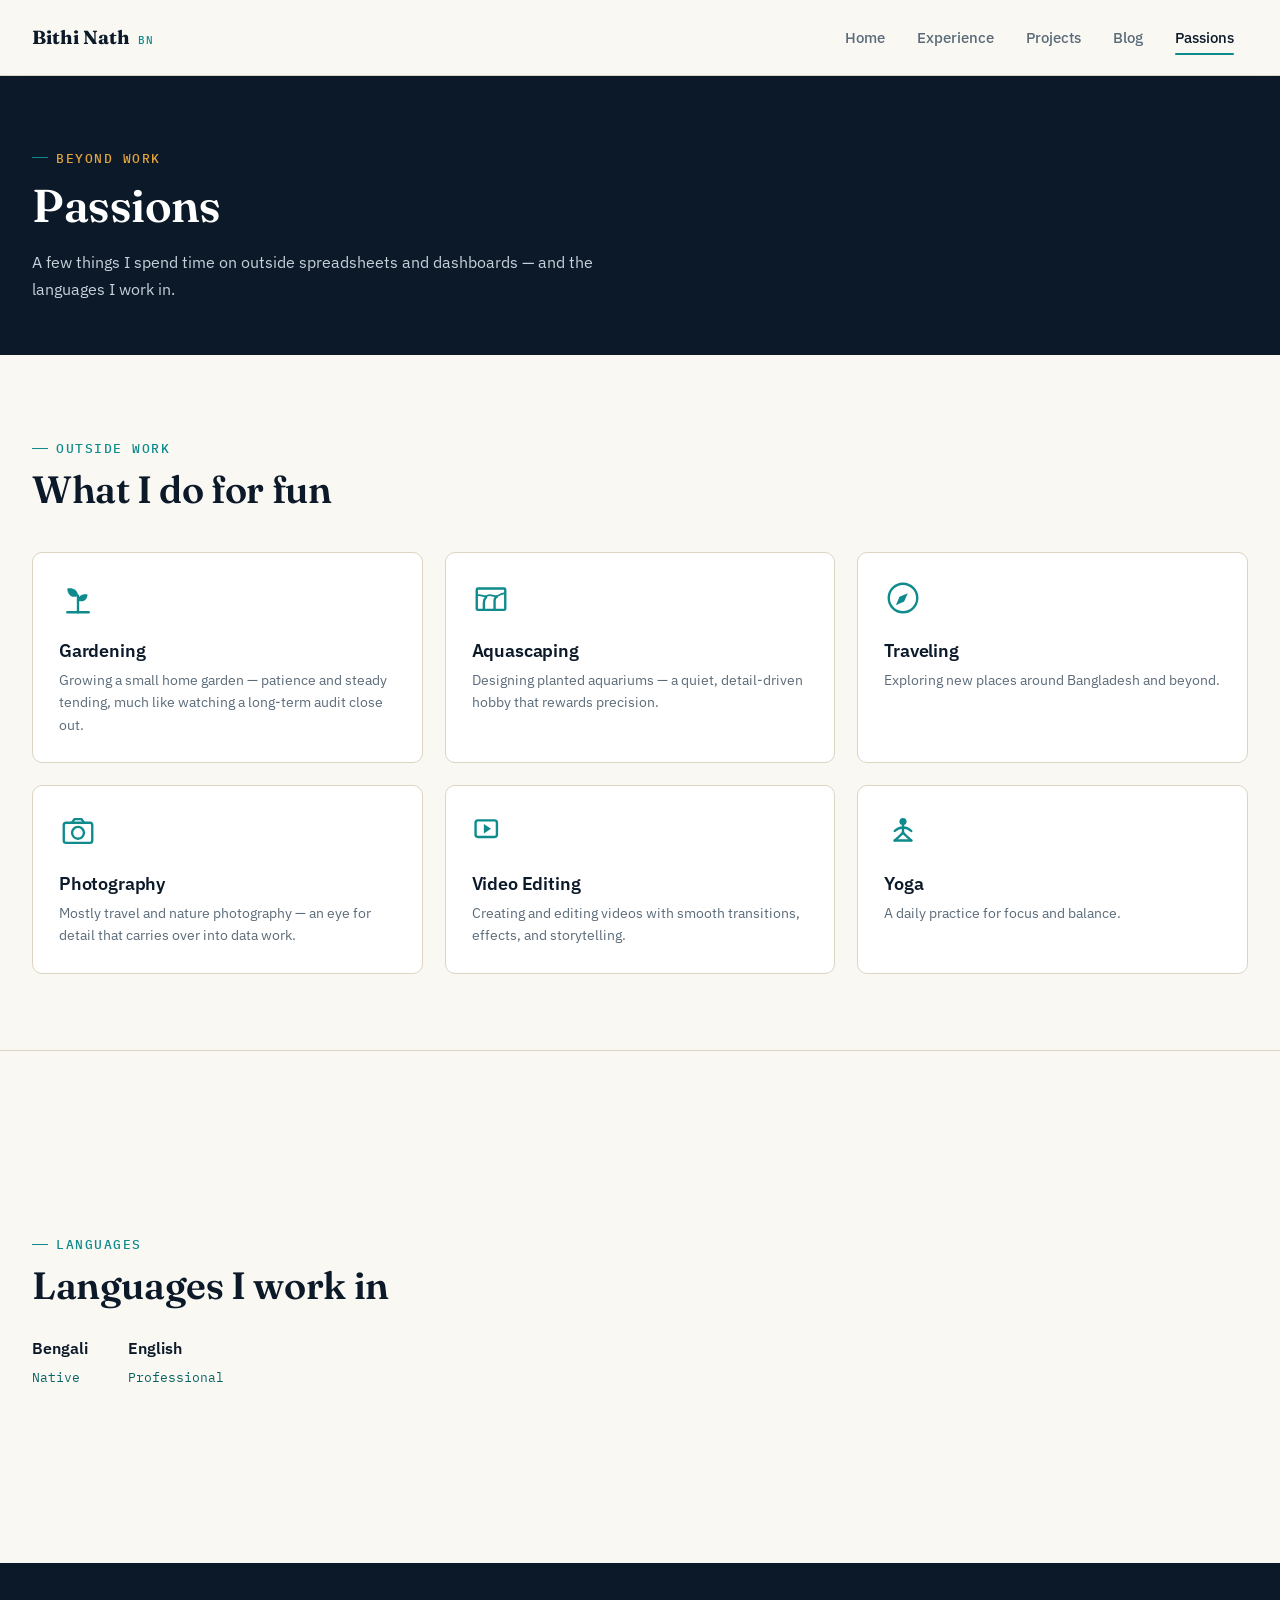
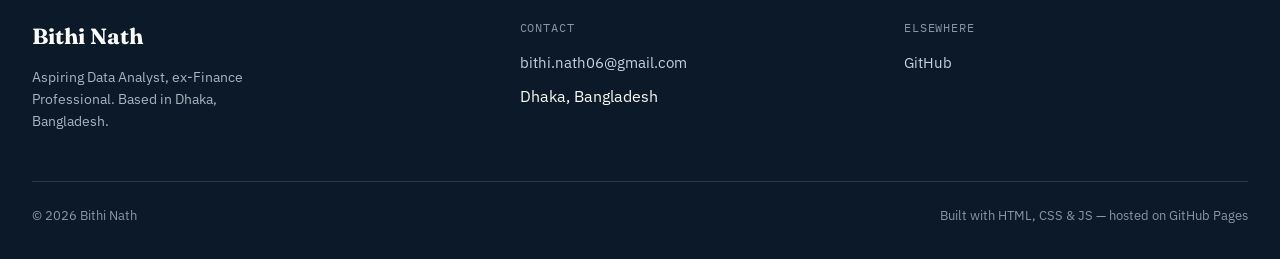
<file: passions.html>
<!DOCTYPE html>
<html lang="en">
<head>
  <meta charset="UTF-8">
  <meta name="viewport" content="width=device-width, initial-scale=1.0">
  <title>Passions — Bithi Nath</title>
  <meta name="description" content="Passions, hobbies, and languages — a bit more about Bithi Nath beyond the resume.">
  <link rel="icon" href="assets/favicon.svg" type="image/svg+xml">
  <link rel="stylesheet" href="css/style.css">
</head>
<body>

  <header class="site-header">
    <nav class="nav">
      <a href="index.html" class="nav-brand">Bithi Nath <span>BN</span></a>
      <button class="nav-toggle" aria-label="Toggle navigation" aria-expanded="false">
        <span></span><span></span><span></span>
      </button>
      <div class="nav-links">
        <a href="index.html">Home</a>
        <a href="experience.html">Experience</a>
        <a href="projects.html">Projects</a>
        <a href="blog.html">Blog</a>
        <a href="passions.html" class="active">Passions</a>
      </div>
    </nav>
  </header>

  <section class="page-header">
    <div class="container">
      <span class="eyebrow eyebrow--light">Beyond Work</span>
      <h1>Passions</h1>
      <p>A few things I spend time on outside spreadsheets and dashboards — and the languages I work in.</p>
    </div>
  </section>

  <main>
    <section class="section">
      <div class="container">
        <span class="eyebrow">Outside Work</span>
        <h2 class="section-title">What I do for fun</h2>

        <div class="hobby-grid" data-passion-grid>
        </div>
      </div>
    </section>

    <section class="section">
      <div class="container">
        <span class="eyebrow">Languages</span>
        <h2 class="section-title">Languages I work in</h2>

        <div class="lang-list">
          <div class="lang-item reveal">
            <span class="lang-name">Bengali</span>
            <span class="lang-level">Native</span>
          </div>
          <div class="lang-item reveal">
            <span class="lang-name">English</span>
            <span class="lang-level">Professional</span>
          </div>
        </div>
      </div>
    </section>
  </main>

  <footer class="site-footer" id="contact">
      <div class="container">
        <div class="footer-grid">
          <div>
            <div class="footer-brand">Bithi Nath</div>
            <p class="footer-tagline">
              Aspiring Data Analyst, ex-Finance Professional. Based in Dhaka,
              Bangladesh.
            </p>
          </div>
          <div>
            <div class="footer-col-label">Contact</div>
            <div class="footer-links">
              <a href="mailto:bithi.nath06@gmail.com">bithi.nath06@gmail.com</a>
              <span data-site="location"></span>
            </div>
          </div>
          <div>
            <div class="footer-col-label">Elsewhere</div>
            <div class="footer-links">
              <a href="https://github.com/bithiNath" target="_blank"  rel="noopener">GitHub</a>
            </div>


          </div>
        </div>
        <div class="footer-bottom">
          <span>© <span data-site="year"></span> Bithi Nath</span>
          <span>Built with HTML, CSS &amp; JS — hosted on GitHub Pages</span>
        </div>
      </div>
    </footer>

  <script src="js/data.js"></script>
  <script src="js/script.js"></script>
</body>
</html>
</file>
<file: css/style.css>
/* ==========================================================================
   BITHI NATH — PORTFOLIO STYLESHEET
   Design concept: 
   ========================================================================== */

/* ---- Fonts ---- */
@import url("https://fonts.googleapis.com/css2?family=Fraunces:opsz,wght@9..144,500;9..144,600;9..144,700;9..144,900&family=IBM+Plex+Sans:wght@400;500;600;700&family=IBM+Plex+Mono:wght@400;500;600&display=swap");

/* ---- Tokens ---- */
:root {
  /* Color */
  --navy: #0b1929;
  --navy-soft: #142436;
  --paper: #faf8f3;
  --paper-dim: #f1ede3;
  --teal: #0f8b8d;
  --teal-deep: #0a6466;
  --amber: #e2a33d;
  --slate: #5b6b79;
  --slate-light: #8a97a2;
  --rule: #dcd5c3;
  --rule-dark: rgba(255, 255, 255, 0.14);
  --ink: #16212e;
  --white: #ffffff;

  /* Type */
  --font-display: "Fraunces", Georgia, serif;
  --font-body: "IBM Plex Sans", -apple-system, BlinkMacSystemFont, sans-serif;
  --font-mono: "IBM Plex Mono", "SF Mono", Menlo, monospace;

  /* Layout */
  --max-width: 1300px;
  --radius-sm: 6px;
  --radius-md: 10px;
  --shadow-card:
    0 1px 2px rgba(11, 25, 41, 0.04), 0 8px 24px rgba(11, 25, 41, 0.06);
  --transition: 200ms cubic-bezier(0.4, 0, 0.2, 1);
}

/* ---- Reset ---- */
* {
  box-sizing: border-box;
  margin: 0;
  padding: 0;
}

html {
  scroll-behavior: smooth;
}

@media (prefers-reduced-motion: reduce) {
  html {
    scroll-behavior: auto;
  }
  *,
  *::before,
  *::after {
    animation-duration: 0.01ms !important;
    animation-iteration-count: 1 !important;
    transition-duration: 0.01ms !important;
  }
}

body {
  font-family: var(--font-body);
  color: var(--ink);
  background: var(--paper);
  line-height: 1.6;
  -webkit-font-smoothing: antialiased;
}

img {
  max-width: 100%;
  display: block;
}
a {
  color: inherit;
  text-decoration: none;
}
ul {
  list-style: none;
}

:focus-visible {
  outline: 2px solid var(--teal);
  outline-offset: 3px;
  border-radius: 2px;
}

.container {
  max-width: var(--max-width);
  margin: 0 auto;
  padding: 0 32px;
}

.mono {
  font-family: var(--font-mono);
}

/* ---- Eyebrow label ---- */
.eyebrow {
  display: inline-flex;
  align-items: center;
  gap: 8px;
  font-family: var(--font-mono);
  font-size: 12.5px;
  font-weight: 500;
  letter-spacing: 0.12em;
  text-transform: uppercase;
  color: var(--teal);
}
.eyebrow::before {
  content: "";
  width: 16px;
  height: 1px;
  background: var(--teal);
}
.eyebrow--light {
  color: var(--amber);
}

/* ---- Headings ---- */
h1,
h2,
h3,
h4 {
  font-family: var(--font-display);
  font-weight: 600;
  color: var(--navy);
  line-height: 1.15;
  letter-spacing: -0.01em;
}

.section-title {
  font-size: clamp(28px, 4vw, 38px);
  font-weight: 600;
  margin-top: 10px;
}

.section-intro {
  color: var(--slate);
  max-width: 60ch;
  margin-top: 14px;
  font-size: 16px;
}

.section-title2 {
  font-size: clamp(20px, 3vw, 30px);
  font-weight: 600;
  margin-top: 60px;
}

/* ==========================================================================
   NAVIGATION
   ========================================================================== */
.site-header {
  position: sticky;
  top: 0;
  z-index: 100;
  background: rgba(250, 248, 243, 0.88);
  backdrop-filter: blur(10px);
  border-bottom: 1px solid var(--rule);
}

.nav {
  display: flex;
  align-items: center;
  justify-content: space-between;
  padding: 18px 32px;
  max-width: var(--max-width);
  margin: 0 auto;
}

.nav-brand {
  font-family: var(--font-display);
  font-weight: 700;
  font-size: 19px;
  color: var(--navy);
  display: flex;
  align-items: baseline;
  gap: 8px;
}
.nav-brand span {
  font-family: var(--font-mono);
  font-size: 11px;
  font-weight: 500;
  color: var(--teal);
  letter-spacing: 0.08em;
}

.nav-links {
  display: flex;
  gap: 4px;
  align-items: center;
}

.nav-links a {
  font-size: 14.5px;
  font-weight: 500;
  color: var(--slate);
  padding: 8px 14px;
  border-radius: var(--radius-sm);
  transition:
    color var(--transition),
    background var(--transition);
  position: relative;
}

.nav-links a:hover {
  color: var(--navy);
  background: var(--paper-dim);
}

.nav-links a.active {
  color: var(--navy);
}
.nav-links a.active::after {
  content: "";
  position: absolute;
  left: 14px;
  right: 14px;
  bottom: 2px;
  height: 2px;
  background: var(--teal);
  border-radius: 2px;
}

.nav-toggle {
  display: none;
  flex-direction: column;
  gap: 4px;
  background: none;
  border: none;
  cursor: pointer;
  padding: 8px;
}
.nav-toggle span {
  width: 22px;
  height: 2px;
  background: var(--navy);
  border-radius: 2px;
  transition:
    transform var(--transition),
    opacity var(--transition);
}

@media (max-width: 760px) {
  .nav-toggle {
    display: flex;
  }
  .nav-links {
    position: absolute;
    top: 100%;
    left: 0;
    right: 0;
    background: var(--paper);
    flex-direction: column;
    align-items: stretch;
    gap: 0;
    border-bottom: 1px solid var(--rule);
    max-height: 0;
    overflow: hidden;
    transition: max-height var(--transition);
  }
  .nav-links.open {
    max-height: 320px;
  }
  .nav-links a {
    padding: 14px 32px;
    border-radius: 0;
  }
  .nav-links a.active::after {
    display: none;
  }
  .nav-links a.active {
    background: var(--paper-dim);
  }
}

/* ==========================================================================
   HERO
   ========================================================================== */
.hero {
  background: var(--navy);
  color: var(--paper);
  position: relative;
  overflow: hidden;
}

.hero .container {
  display: grid;
  grid-template-columns: 1.05fr 0.95fr;
  gap: 48px;
  align-items: center;
  padding-top: 88px;
  padding-bottom: 88px;
}

.hero-name {
  font-size: clamp(40px, 6vw, 64px);
  color: var(--white);
  margin-top: 14px;
}

.hero-role {
  font-family: var(--font-mono);
  font-size: 16px;
  color: var(--amber);
  margin-top: 14px;
  letter-spacing: 0.01em;
}

.hero-role span {
  color: var(--slate-light);
}

.hero-tagline {
  margin-top: 22px;
  font-size: 16.5px;
  color: #c7d1da;
  max-width: 50ch;
  line-height: 1.7;
}

.hero-actions {
  margin-top: 32px;
  display: flex;
  gap: 14px;
  flex-wrap: wrap;
}

.btn {
  display: inline-flex;
  align-items: center;
  gap: 8px;
  font-family: var(--font-body);
  font-weight: 600;
  font-size: 14.5px;
  padding: 12px 22px;
  border-radius: var(--radius-sm);
  transition:
    transform var(--transition),
    background var(--transition),
    border-color var(--transition);
  border: 1px solid transparent;
  cursor: pointer;
}
.btn:hover {
  transform: translateY(-1px);
}

.btn-primary {
  background: var(--teal);
  color: var(--white);
}
.btn-primary:hover {
  background: var(--teal-deep);
}

.btn-ghost {
  border-color: rgba(255, 255, 255, 0.28);
  color: var(--paper);
}
.btn-ghost:hover {
  border-color: rgba(255, 255, 255, 0.6);
  background: rgba(255, 255, 255, 0.04);
}

.btn-ghost.on-light {
  border-color: var(--rule);
  color: var(--navy);
}
.btn-ghost.on-light:hover {
  border-color: var(--slate);
  background: var(--paper-dim);
}

/* ---- Hero signature: framed profile photo ---- */
.hero-photo {
  display: flex;
  justify-content: center;
}

.hero-photo-frame {
  position: relative;
  width: 50%;
  max-width: 250px;
  border-radius: 50%;
  overflow: hidden;
  border-left: 12px solid #e2a33d;
  border-right: 12px solid transparent;
}

.hero-photo-frame img {
  width: 100%;
  aspect-ratio: 1 / 1;
  object-fit: cover;
  object-position: top center;
  border-radius: 50%;
  position: relative;
  z-index: 2;
  box-shadow: 0 20px 50px rgba(0, 0, 0, 0.35);
  opacity: 0;
  animation: photoReveal 700ms ease 150ms forwards;
}

.hero-photo-frame::before,
.hero-photo-frame::after {
  content: "";
  position: absolute;
  width: 64px;
  height: 64px;
  z-index: 1;
  opacity: 0;
  animation: bracketReveal 600ms ease forwards;
}
.hero-photo-frame::before {
  top: -14px;
  left: -14px;
  border-top: 3px solid var(--teal);
  border-left: 3px solid var(--teal);
  animation-delay: 500ms;
}
.hero-photo-frame::after {
  bottom: -14px;
  right: -14px;
  border-bottom: 3px solid var(--amber);
  border-right: 3px solid var(--amber);
  animation-delay: 650ms;
}

@keyframes photoReveal {
  from {
    opacity: 0;
    transform: translateY(10px);
  }
  to {
    opacity: 1;
    transform: translateY(0);
  }
}
@keyframes bracketReveal {
  from {
    opacity: 0;
  }
  to {
    opacity: 1;
  }
}

@media (max-width: 860px) {
  .hero .container {
    grid-template-columns: 1fr;
    padding-top: 56px;
    padding-bottom: 48px;
  }
  .hero-photo {
    order: -1;
  }
  .hero-photo-frame {
    max-width: 240px;
  }
}

/* ==========================================================================
   STATS STRIP
   ========================================================================== */
.stats {
  background: var(--navy-soft);
  border-top: 1px solid var(--rule-dark);
}

.stats .container {
  display: grid;
  grid-template-columns: repeat(4, 1fr);
  gap: 0;
}

.stat {
  padding: 30px 24px;
  border-left: 1px solid var(--rule-dark);
  text-align: left;
}
.stat:first-child {
  border-left: none;
}

.stat-value {
  font-family: var(--font-mono);
  font-size: clamp(38px, 4vw, 35px);
  font-weight: 600;
  text-align: center;
  color: var(--amber);
  letter-spacing: -0.01em;
}

.stat-label {
  margin-top: 6px;
  font-size: 16px;
  text-align: center;
  color: #a9b4bd;
  line-height: 1.5;
}

@media (max-width: 760px) {
  .stats .container {
    grid-template-columns: repeat(2, 1fr);
  }
  .stat:nth-child(3) {
    border-left: none;
  }
  .stat {
    border-bottom: 1px solid var(--rule-dark);
  }
}

/* ==========================================================================
   SECTIONS
   ========================================================================== */
.section {
  padding: 76px 0;
  border-bottom: 1px solid var(--rule);
  margin-bottom: 100px;
}
.section:last-of-type {
  border-bottom: none;
}

.section--tight {
  padding: 56px 0;
}

/* ---- Bio / about ---- */
.about-grid {
  display: grid;
  grid-template-columns: 1fr 1fr;
  gap: 56px;
  margin-top: 36px;
  align-items: start;
}

.about-text p {
  color: var(--slate);
  font-size: 16px;
  margin-bottom: 16px;
}
.about-text p:last-child {
  margin-bottom: 0;
}

.about-text strong {
  color: var(--navy);
  font-weight: 600;
}

@media (max-width: 820px) {
  .about-grid {
    grid-template-columns: 1fr;
    gap: 36px;
  }
}

/* ---- Skill ledger (tag groups) ---- */
.skill-group {
  margin-bottom: 22px;
}
.skill-group:last-child {
  margin-bottom: 0;
}

.skill-group-label {
  font-family: var(--font-mono);
  font-size: 11.5px;
  letter-spacing: 0.08em;
  text-transform: uppercase;
  color: var(--slate-light);
  margin-bottom: 10px;
  display: block;
}

.tag-list {
  display: flex;
  flex-wrap: wrap;
  gap: 8px;
}

.tag {
  font-size: 13px;
  font-weight: 500;
  padding: 6px 12px;
  border-radius: 20px;
  border: 1px solid var(--rule);
  background: var(--white);
  color: var(--ink);
}
.tag--finance {
  border-color: #d9cdb8;
  background: #fbf6ec;
  color: #8a5e1f;
}
.tag--data {
  border-color: #bfe3e2;
  background: #effaf9;
  color: var(--teal-deep);
}

/* ---- Quick nav cards ---- */
.card-grid {
  display: grid;
  grid-template-columns: repeat(3, 1fr);
  gap: 20px;
  margin-top: 36px;
}

.nav-card {
  background: var(--white);
  border: 1px solid var(--rule);
  border-radius: var(--radius-md);
  padding: 28px 26px;
  transition:
    transform var(--transition),
    box-shadow var(--transition),
    border-color var(--transition);
}
.nav-card:hover {
  transform: translateY(-3px);
  box-shadow: var(--shadow-card);
  border-color: var(--teal);
}

.nav-card-index {
  font-family: var(--font-mono);
  font-size: 12px;
  color: var(--teal);
  letter-spacing: 0.06em;
}

.nav-card h3 {
  font-size: 21px;
  margin-top: 12px;
}

.nav-card p {
  color: var(--slate);
  font-size: 14.5px;
  margin-top: 10px;
  line-height: 1.6;
}

.nav-card-arrow {
  margin-top: 18px;
  font-family: var(--font-mono);
  font-size: 13px;
  color: var(--navy);
  display: inline-flex;
  align-items: center;
  gap: 6px;
}
.nav-card:hover .nav-card-arrow {
  color: var(--teal);
}

@media (max-width: 820px) {
  .card-grid {
    grid-template-columns: 1fr;
  }
}

/* ==========================================================================
   PAGE HEADER (sub-pages)
   ========================================================================== */
.page-header {
  background: var(--navy);
  color: var(--paper);
  padding: 64px 0 52px;
}

.page-header h1 {
  color: var(--white);
  font-size: clamp(32px, 4.5vw, 46px);
  margin-top: 12px;
}

.page-header p {
  color: #c7d1da;
  max-width: 58ch;
  margin-top: 16px;
  font-size: 16px;
  line-height: 1.7;
}

/* ==========================================================================
   EXPERIENCE TIMELINE
   ========================================================================== */
.timeline {
  margin-top: 40px;
  position: relative;
}

.timeline::before {
  content: "";
  position: absolute;
  left: 0;
  top: 8px;
  bottom: 8px;
  width: 1px;
  background: var(--rule);
}

.timeline-item {
  position: relative;
  padding-left: 32px;
  padding-bottom: 48px;
}
.timeline-item:last-child {
  padding-bottom: 0;
}

.timeline-item::before {
  content: "";
  position: absolute;
  left: -4px;
  top: 6px;
  width: 9px;
  height: 9px;
  border-radius: 50%;
  background: var(--teal);
  border: 2px solid var(--paper);
  box-shadow: 0 0 0 1px var(--teal);
}

.timeline-date {
  font-family: var(--font-mono);
  font-size: 12.5px;
  color: var(--teal);
  letter-spacing: 0.04em;
  margin-bottom: 6px;
}

.timeline-role {
  font-size: 20px;
  font-weight: 600;
  color: var(--navy);
  font-family: var(--font-display);
}

.timeline-org {
  font-size: 14.5px;
  color: var(--slate);
  margin-top: 4px;
}

.timeline-sub {
  margin-top: 18px;
}

.timeline-sub-label {
  font-family: var(--font-mono);
  font-size: 12px;
  font-weight: 600;
  letter-spacing: 0.05em;
  text-transform: uppercase;
  color: var(--navy);
  margin-bottom: 8px;
}

.timeline-list {
  display: grid;
  gap: 8px;
}

.timeline-list li {
  position: relative;
  padding-left: 18px;
  color: var(--slate);
  font-size: 14.5px;
  line-height: 1.6;
}
.timeline-list li::before {
  content: "";
  position: absolute;
  left: 0;
  top: 9px;
  width: 6px;
  height: 1.5px;
  background: var(--amber);
}

.timeline-list strong {
  color: var(--ink);
  font-weight: 600;
}

.timeline-extra {
  margin-top: 22px;
  padding: 16px 18px;
  background: var(--paper-dim);
  border-left: 2px solid var(--amber);
  border-radius: 0 var(--radius-sm) var(--radius-sm) 0;
}

.timeline-extra-label {
  font-family: var(--font-mono);
  font-size: 11.5px;
  letter-spacing: 0.06em;
  text-transform: uppercase;
  color: var(--amber);
  margin-bottom: 8px;
  display: block;
}

/* ---- Skill proficiency ledger ---- */



/* ==========================
   Technical Skills
========================== */

.skills-wrapper{
    margin-top: 3rem;
    display: flex;
    flex-direction: column;
    gap: .3rem;
}

.skill-group{
    padding-bottom: 1.2rem;
    border-bottom: 1px solid #e6e1da;
}

.skill-group:last-child{
    border-bottom: none;
    padding-bottom: 0;
}

.skill-group h3{
    font-size: 1rem;
    font-weight: 600;
    color: #1f2937;
    margin-bottom: 1rem;
    letter-spacing: .5px;
}

.skill-tags{
    display: flex;
    flex-wrap: wrap;
    gap: .70rem;
}

.skill-tags span{
    display: inline-flex;
    align-items: center;
    padding: .30rem 1rem;
    background: #fff;
    border: 1px solid #ddd7ce;
    border-radius: 999px;
    font-size: .70rem;
    font-weight: 500;
    color: #444;
    transition: all .3s ease;
    cursor: default;
}

.skill-tags span:hover{
    background: #4d7c75;
    border-color: #4d7c75;
    color: #fff;
    transform: translateY(-2px);
    box-shadow: 0 6px 18px rgba(77,124,117,.18);
}

/* ==========================
   Responsive
========================== */

@media (max-width:768px){

    .skills-wrapper{
        gap:2rem;
    }

    .skill-group h3{
        font-size:1.1rem;
    }

    .skill-tags{
        gap:.7rem;
    }

    .skill-tags span{
        font-size:.88rem;
        padding:.55rem .95rem;
    }

}



/* ---- Education ---- */
.edu-grid {
  margin-top: 32px;
  display: grid;
  gap: 22px;
}

.edu-item {
  display: grid;
  grid-template-columns: 130px 1fr;
  gap: 18px;
  padding-bottom: 22px;
  border-bottom: 1px solid var(--rule);
}
.edu-item:last-child {
  border-bottom: none;
  padding-bottom: 0;
}

.edu-date {
  font-family: var(--font-mono);
  font-size: 12.5px;
  color: var(--slate);
}

.edu-title {
  font-weight: 600;
  color: var(--navy);
  font-size: 15.5px;
}
.edu-org {
  color: var(--slate);
  font-size: 14px;
  margin-top: 3px;
}
.edu-meta {
  color: var(--teal-deep);
  font-size: 13px;
  margin-top: 4px;
  font-family: var(--font-mono);
}

@media (max-width: 560px) {
  .edu-item {
    grid-template-columns: 1fr;
    gap: 6px;
  }
}

/* ---- Certifications ---- */
.cert-list {
  margin-top: 28px;
  display: grid;
  gap: 0;
}
.cert-row {
  display: flex;
  justify-content: space-between;
  align-items: baseline;
  gap: 16px;
  padding: 14px 0;
  border-bottom: 1px solid var(--rule);
}
.cert-row:last-child {
  border-bottom: none;
}
.cert-name {
  font-weight: 600;
  color: var(--navy);
  font-size: 14.5px;
}
.cert-issuer {
  color: var(--slate);
  font-size: 13.5px;
  margin-top: 2px;
}
.cert-date {
  font-family: var(--font-mono);
  font-size: 12.5px;
  color: var(--teal);
  white-space: nowrap;
}

.cert-grid-others {
  display: grid;
  grid-template-columns: repeat(3, 1fr);
  gap: 30px;
  margin-top: 32px;
  margin-bottom: 40px;
}

.cert-grid-others .cert-card {
  border: 1px solid rgb(62, 62, 62);
}

.cert-grid-others .cert-card-meta {
  padding-bottom: 40px;
  padding-top: 20px;
}

.placeholder-icon {
  font-size: 14px;
  font-weight: 600;
  color: var(--teal-deep, #005f73);
  padding: 8px 16px;
  border-bottom: 1px solid var(--rule, #e2e8f0);
  display: block;
  background-color: #fafafa;
}

.cert-grid {
  display: grid;
  grid-template-columns: repeat(3, 1fr);
  gap: 30px;
  margin-top: 32px;
}

.cert-card {
  background: var(--white);
  border-radius: var(--radius-md);
  overflow: hidden;
  transition:
    transform var(--transition),
    box-shadow var(--transition);
}
.cert-card:hover {
  transform: translateY(-3px);
  box-shadow: var(--shadow-card);
}

.cert-card img {
  width: 100%;
  height: auto;
  display: block;
  border-bottom: 1px solid var(--rule);
}

.cert-card-meta {
  padding: 14px 16px;
}
.cert-card-date {
  font-family: var(--font-mono);
  font-size: 11.5px;
  color: var(--teal-deep);
  margin-top: 4px;
  display: block;
}

.certificate-section-title {
  font-size: 1.5rem;
  font-weight: 600;
  color: #333;
  margin-top: 40px;
  margin-bottom: 20px;
}

@media (max-width: 900px) {
  .cert-grid {
    grid-template-columns: repeat(2, 1fr);
  }
}
@media (max-width: 560px) {
  .cert-grid {
    grid-template-columns: 1fr;
  }
}

/* ==========================================================================
   PROJECTS
   ========================================================================== */
.project-grid {
  display: grid;
  gap: 28px;
  margin-top: 40px;
}

.project-card {
  background: var(--white);
  border: 1px solid var(--rule);
  border-radius: var(--radius-md);
  overflow: hidden;
  display: grid;
  grid-template-columns: 8px 1fr;
}

.project-spine {
  background: linear-gradient(180deg, var(--teal), var(--amber));
}

.project-body {
  padding: 32px 34px;
}

.project-top {
  display: flex;
  justify-content: space-between;
  align-items: flex-start;
  gap: 20px;
  flex-wrap: wrap;
}

.project-title {
  font-size: 24px;
  font-family: var(--font-display);
  color: var(--navy);
}

.project-link {
  font-family: var(--font-mono);
  font-size: 13px;
  color: var(--teal-deep);
  border: 1px solid var(--rule);
  padding: 8px 14px;
  border-radius: var(--radius-sm);
  white-space: nowrap;
  transition:
    background var(--transition),
    border-color var(--transition);
}
.project-link:hover {
  background: var(--paper-dim);
  border-color: var(--teal);
}

.project-stack {
  display: flex;
  flex-wrap: wrap;
  gap: 7px;
  margin-top: 14px;
}

.stack-pill {
  font-family: var(--font-mono);
  font-size: 11.5px;
  padding: 4px 10px;
  background: var(--paper-dim);
  border-radius: 4px;
  color: var(--slate);
}

.project-desc {
  margin-top: 18px;
  color: var(--slate);
  font-size: 15px;
  line-height: 1.7;
  max-width: 110ch;
}

.project-points {
  margin-top: 16px;
  display: grid;
  gap: 8px;
}
.project-points li {
  position: relative;
  padding-left: 18px;
  color: var(--ink);
  font-size: 14.5px;
  line-height: 1.6;
}
.project-points li::before {
  content: "";
  position: absolute;
  left: 0;
  top: 9px;
  width: 6px;
  height: 1.5px;
  background: var(--teal);
}
.project-body h3 {
  margin-top: 30px;
  margin-bottom: 10px;
}

.case-table-wrap {
  overflow-x: auto;
  margin-top: 15px;
}

.case-table {
  width: 70%;
  border-collapse: collapse;
  font-size: 14px;
  background: #fff;
}

.case-table th {
  text-align: left;
  padding: 12px;
  background: #f5f5f5;
  border-bottom: 2px solid #ddd;
  font-weight: 600;
}

.case-table td {
  padding: 12px;
  border-bottom: 1px solid #eee;
  vertical-align: top;
}

.case-table tr:hover {
  background: #fafafa;
}

.mono-cell {
  font-family: monospace;
  font-weight: 600;
}

.num-cell {
  text-align: right;
  font-weight: 600;
}

.deshboard_link a {
  color: #0390b7;
  font-size: 18px;
  margin-top: 20px;
  font-weight: 800;
}
.project_dashboard {
  width: 80%;
  display: grid;
  grid-template-columns: repeat(2, 1fr);
  gap: 15px;
  margin-top: 40px;
}

.project_dashboard img {
  width: 100%;
  height: auto;
  display: block;
  object-fit: cover;
}

.project_dashboard:has(img:only-child) {
  grid-template-columns: 3fr 0.2fr;
}

.project_web {
  display: flex;
  justify-content: flex-start;
  align-items: flex-start;
  gap: 24px;
  margin-top: 15px;
  margin-bottom: 50px;
  flex-wrap: wrap;
}

.project_web video {
  width: 80%;
  max-width: 1000px;
  max-height: 600px;
  height: auto;
  display: block;
  border-radius: 8px;
  object-fit: cover;
}

/* =================================================
   BLOG PAGE —
   ==============================================*/

.blog-intro {
  margin-top: 36px;
  max-width: 62ch;
  color: var(--slate);
  font-size: 16px;
}

.blog-list {
  margin-top: 28px;
}

.blog-post {
  padding: 44px 0;
  border-bottom: 1px solid var(--rule);
}
.blog-post:first-child {
  padding-top: 0;
}
.blog-post:last-child {
  border-bottom: none;
  padding-bottom: 0;
}

.blog-meta {
  display: flex;
  align-items: center;
  gap: 12px;
  flex-wrap: wrap;
  margin-bottom: 14px;
}

.blog-tag {
  font-family: var(--font-mono);
  font-size: 11px;
  font-weight: 600;
  letter-spacing: 0.06em;
  text-transform: uppercase;
  padding: 4px 10px;
  border-radius: 4px;
  border: 1px solid #bfe3e2;
  background: #effaf9;
  color: var(--teal-deep);
}

.blog-date {
  font-family: var(--font-mono);
  font-size: 12.5px;
  color: var(--slate);
}

.blog-dot {
  width: 3px;
  height: 3px;
  border-radius: 50%;
  background: var(--slate-light);
}

.blog-post h2 {
  font-size: clamp(22px, 2.6vw, 27px);
  margin-bottom: 16px;
}

.blog-post-body p {
  color: var(--ink);
  font-size: 15.5px;
  line-height: 1.8;
  max-width: 72ch;
  margin-bottom: 14px;
}
.blog-post-body p:last-child {
  margin-bottom: 0;
}

.blog-post-body strong {
  color: var(--navy);
  font-weight: 600;
}

.blog-post-body code {
  font-family: var(--font-mono);
  font-size: 0.9em;
  background: var(--paper-dim);
  padding: 2px 6px;
  border-radius: 4px;
  color: var(--teal-deep);
}

.hobby-grid {
  display: grid;
  grid-template-columns: repeat(3, 1fr);
  gap: 22px;
  margin-top: 40px;
}

.hobby-card {
  background: var(--white);
  border: 1px solid var(--rule);
  border-radius: var(--radius-md);
  padding: 26px;
  transition:
    transform var(--transition),
    box-shadow var(--transition);
}
.hobby-card:hover {
  transform: translateY(-3px);
  box-shadow: var(--shadow-card);
}

.hobby-icon {
  width: 38px;
  height: 38px;
  color: var(--teal);
}

.hobby-card h3 {
  font-size: 17.5px;
  margin-top: 16px;
  font-family: var(--font-body);
  font-weight: 600;
}

.hobby-card p {
  color: var(--slate);
  font-size: 14px;
  margin-top: 8px;
  line-height: 1.6;
}

@media (max-width: 820px) {
  .hobby-grid {
    grid-template-columns: repeat(2, 1fr);
  }
}
@media (max-width: 560px) {
  .hobby-grid {
    grid-template-columns: 1fr;
  }
}

/* ---- Languages ---- */
.lang-list {
  margin-top: 28px;
  display: flex;
  gap: 40px;
  flex-wrap: wrap;
}
.lang-item {
  display: flex;
  flex-direction: column;
  gap: 6px;
}
.lang-name {
  font-weight: 600;
  color: var(--navy);
  font-size: 15.5px;
}
.lang-level {
  font-family: var(--font-mono);
  font-size: 12.5px;
  color: var(--teal-deep);
}

/* ==========================================================================
   FOOTER
   ========================================================================== */
.site-footer {
  background: var(--navy);
  color: var(--paper);
  padding: 56px 0 32px;
}

.footer-grid {
  display: grid;
  grid-template-columns: 1.3fr 1fr 1fr;
  gap: 40px;
}

.footer-brand {
  font-family: var(--font-display);
  font-size: 22px;
  font-weight: 700;
  color: var(--white);
}

.footer-tagline {
  margin-top: 12px;
  color: #a9b4bd;
  font-size: 14px;
  max-width: 32ch;
  line-height: 1.6;
}

.footer-col-label {
  font-family: var(--font-mono);
  font-size: 11.5px;
  letter-spacing: 0.08em;
  text-transform: uppercase;
  color: var(--slate-light);
  margin-bottom: 14px;
}

.footer-links {
  display: grid;
  gap: 10px;
}
.footer-links a {
  color: #c7d1da;
  font-size: 14.5px;
  transition: color var(--transition);
}
.footer-links a:hover {
  color: var(--amber);
}

.footer-bottom {
  margin-top: 48px;
  padding-top: 24px;
  border-top: 1px solid var(--rule-dark);
  display: flex;
  justify-content: space-between;
  flex-wrap: wrap;
  gap: 12px;
  font-size: 13px;
  color: var(--slate-light);
}

@media (max-width: 760px) {
  .footer-grid {
    grid-template-columns: 1fr;
    gap: 32px;
  }
}

/* ==========================================================================
   SCROLL REVEAL
   ========================================================================== */
.reveal {
  opacity: 0;
  transform: translateY(16px);
  transition:
    opacity 600ms ease,
    transform 600ms ease;
}
.reveal.is-visible {
  opacity: 1;
  transform: translateY(0);
}
</file>
